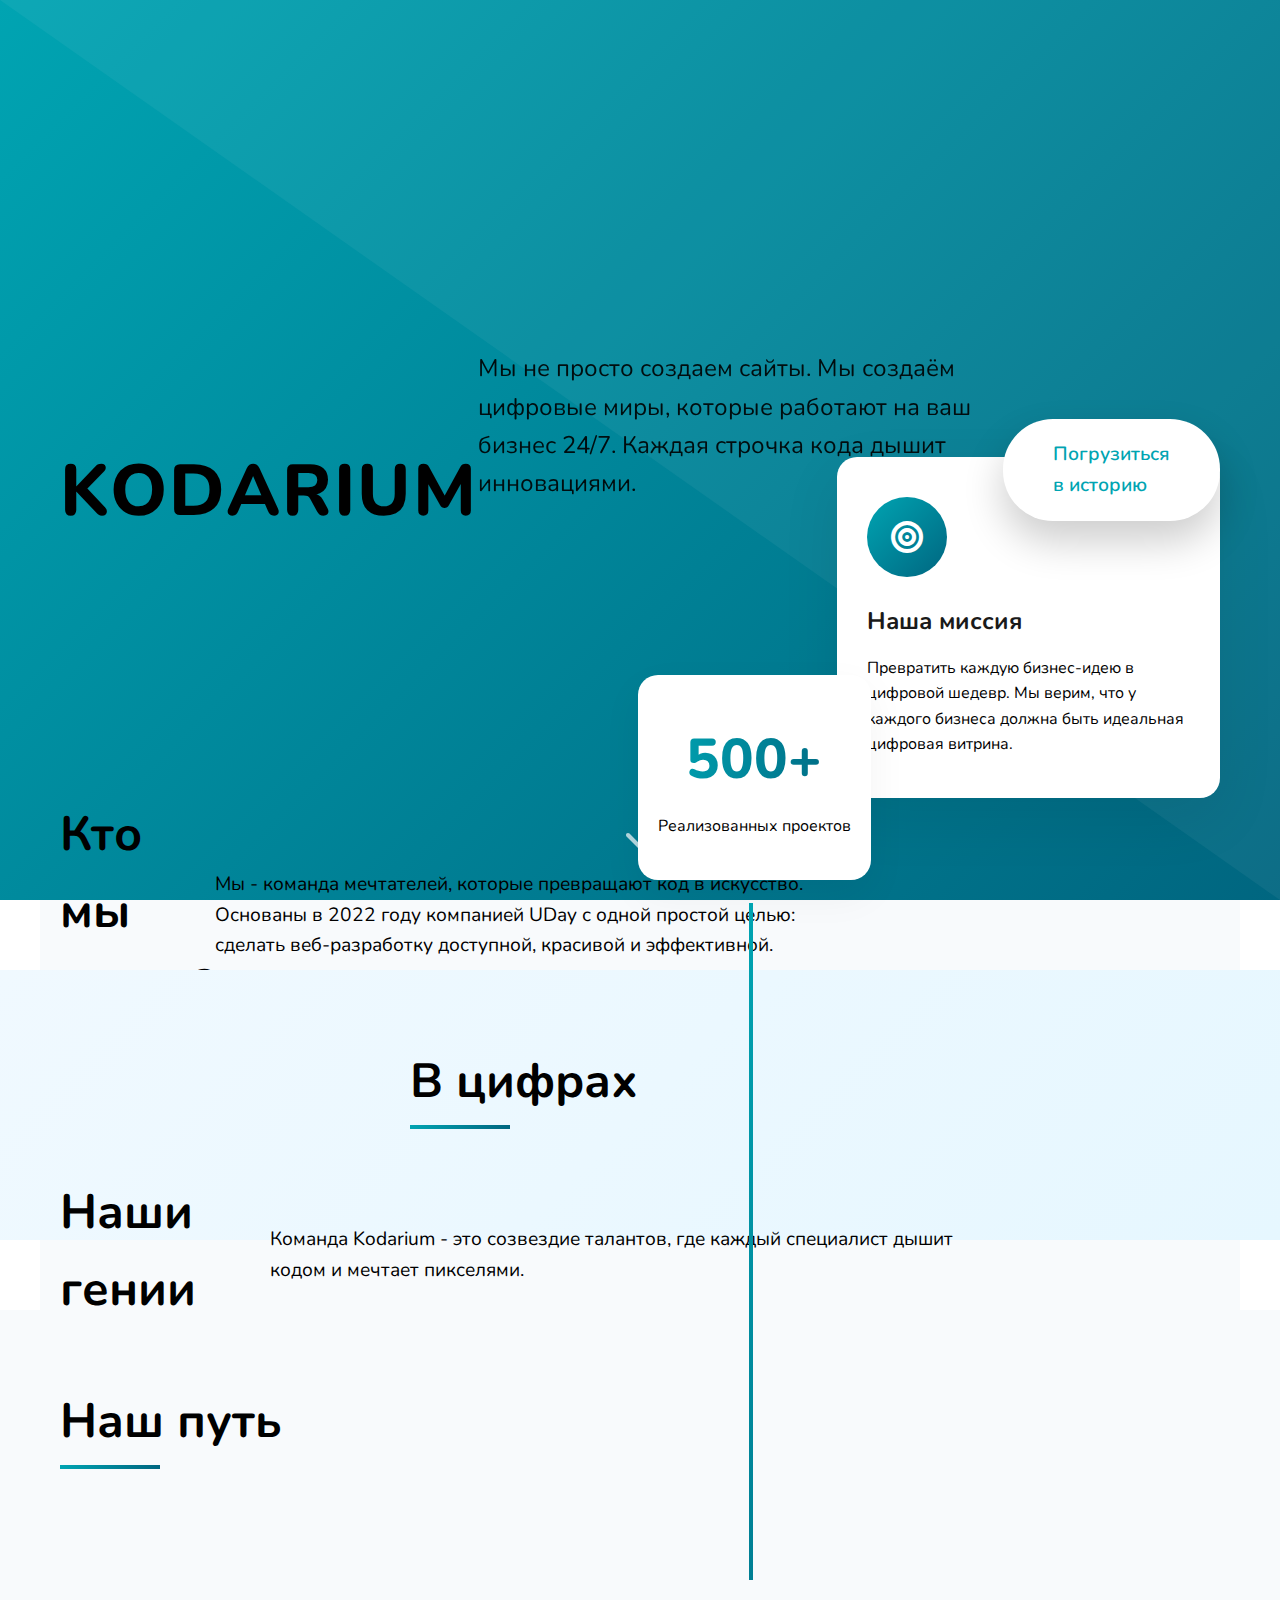
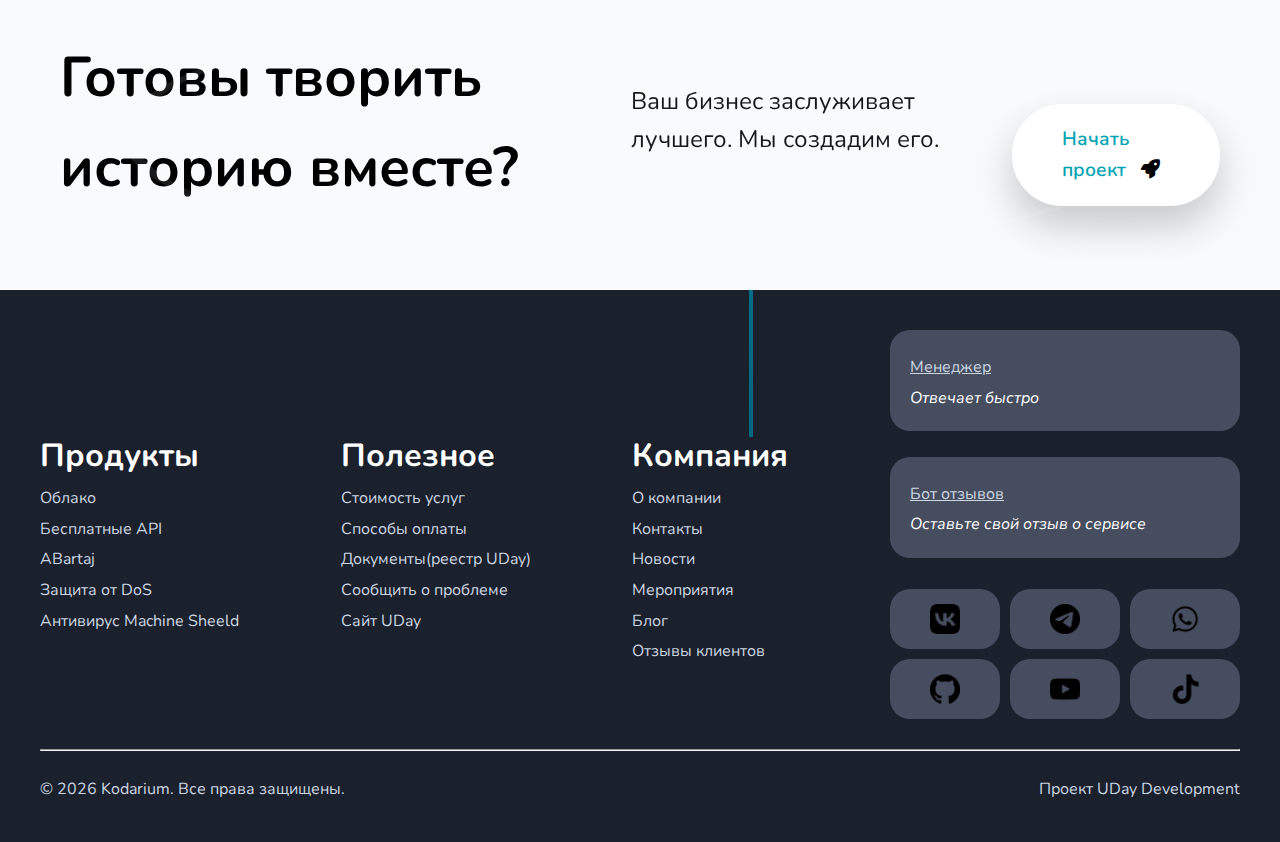
<file: about.html>
<!DOCTYPE html>
<html lang="ru">
<head>
    <meta charset="UTF-8">
    <meta name="viewport" content="width=device-width, initial-scale=1.0">
    <title>Kodarium | О компании</title>
    <link rel="stylesheet" href="https://cdnjs.cloudflare.com/ajax/libs/font-awesome/6.4.0/css/all.min.css">
    <link rel="stylesheet" href="about.css">
    <link rel="stylesheet" href="home.css">
</head>
<body>
    <!-- ХЕДЕР -->
    <header class="hero-header">
        <div class="hero-content container">
            <h1 class="hero-title">Kodarium</h1>
            <p class="hero-subtitle">Мы не просто создаем сайты. Мы создаём цифровые миры, которые работают на ваш бизнес 24/7. Каждая строчка кода дышит инновациями.</p>
            <a href="#about" class="cta-button">Погрузиться в историю</a>
        </div>
        <div class="scroll-indicator">
            <i class="fas fa-chevron-down"></i>
        </div>
    </header>

    <!-- О КОМПАНИИ -->
    <section id="about" class="container">
        <h2 class="section-title">Кто мы такие?</h2>
        <p style="font-size: 1.2rem; margin-bottom: 40px; animation: fadeInUp 1s ease-out 0.2s both;">Мы - команда мечтателей, которые превращают код в искусство. Основаны в 2022 году компанией UDay с одной простой целью: сделать веб-разработку доступной, красивой и эффективной.</p>
        
        <div class="cards-grid">
            <div class="card">
                <div class="card-icon">
                    <i class="fas fa-bullseye"></i>
                </div>
                <h3>Наша миссия</h3>
                <p>Превратить каждую бизнес-идею в цифровой шедевр. Мы верим, что у каждого бизнеса должна быть идеальная цифровая витрина.</p>
            </div>
            
            <div class="card">
                <div class="card-icon">
                    <i class="fas fa-eye"></i>
                </div>
                <h3>Наше видение</h3>
                <p>Стать самой креативной веб-студией в СНГ, где технологии встречаются с дизайном и рождается магия.</p>
            </div>
            
            <div class="card">
                <div class="card-icon">
                    <i class="fas fa-heart"></i>
                </div>
                <h3>Наши ценности</h3>
                <p>Честность, инновации, страсть к деталям. Каждый проект - это часть нашей души.</p>
            </div>
        </div>
    </section>

    <!-- ЦИФРЫ -->
    <section style="background: linear-gradient(135deg, #f0f9ff 0%, #e6f7ff 100%);">
        <div class="container">
            <h2 class="section-title">В цифрах</h2>
            <div class="stats-grid">
                <div class="stat-item">
                    <div class="stat-number">500+</div>
                    <p>Реализованных проектов</p>
                </div>
                <div class="stat-item">
                    <div class="stat-number">99.8%</div>
                    <p>Довольных клиентов</p>
                </div>
                <div class="stat-item">
                    <div class="stat-number">24/7</div>
                    <p>Техническая поддержка</p>
                </div>
                <div class="stat-item">
                    <div class="stat-number">10дн</div>
                    <p>Средний срок разработки</p>
                </div>
            </div>
        </div>
    </section>

    <!-- ТИМ -->
    <section class="container">
        <h2 class="section-title">Наши гении</h2>
        <p style="font-size: 1.2rem; margin-bottom: 40px; animation: fadeInUp 1s ease-out 0.2s both;">Команда Kodarium - это созвездие талантов, где каждый специалист дышит кодом и мечтает пикселями.</p>
        
        <div class="team-grid">
            <div class="team-member">
                <div class="team-avatar">
                    <i class="fas fa-code"></i>
                </div>
                <h3>Дмитрий УDay</h3>
                <p>Основатель & Ведущий разработчик</p>
                <p style="color: #00a4b2; margin-top: 10px;">"Код - это поэзия для машин"</p>
            </div>
            
            <div class="team-member">
                <div class="team-avatar">
                    <i class="fas fa-paint-brush"></i>
                </div>
                <h3>Александра</h3>
                <p>Главный дизайнер</p>
                <p style="color: #00a4b2; margin-top: 10px;">"Дизайн должен дышать эмоциями"</p>
            </div>
            
            <div class="team-member">
                <div class="team-avatar">
                    <i class="fas fa-headset"></i>
                </div>
                <h3>Максим</h3>
                <p>Менеджер проектов</p>
                <p style="color: #00a4b2; margin-top: 10px;">"Каждый клиент - это новая история"</p>
            </div>
        </div>
    </section>

    <!-- ТАЙМЛАЙН -->
    <section style="background: #f8fafc;">
        <div class="container">
            <h2 class="section-title">Наш путь</h2>
            <div class="timeline">
                <div class="timeline-item">
                    <div class="timeline-dot"></div>
                    <div class="timeline-content">
                        <h3>2022 - Рождение</h3>
                        <p>Основание Kodarium. Первый сайт за 3 дня. Первый довольный клиент.</p>
                    </div>
                </div>
                
                <div class="timeline-item">
                    <div class="timeline-dot"></div>
                    <div class="timeline-content">
                        <h3>2023 - Рост</h3>
                        <p>100+ проектов. Формирование команды. Запуск облачного сервиса UCloud.</p>
                    </div>
                </div>
                
                <div class="timeline-item">
                    <div class="timeline-dot"></div>
                    <div class="timeline-content">
                        <h3>2024 - Экспансия</h3>
                        <p>Выход на рынок СНГ. 300+ клиентов. Собственный фреймворк разработки.</p>
                    </div>
                </div>
                
                <div class="timeline-item">
                    <div class="timeline-dot"></div>
                    <div class="timeline-content">
                        <h3>2025 - Инновации</h3>
                        <p>AI-интеграция в разработку. 500+ проектов. Экосистема Kodarium Platform.</p>
                    </div>
                </div>
                
                <div class="timeline-item">
                    <div class="timeline-dot"></div>
                    <div class="timeline-content">
                        <h3>2026 - Лидерство</h3>
                        <p>Мы здесь. Создаём будущее веба. Ты с нами?</p>
                    </div>
                </div>
            </div>
        </div>
    </section>

    <!-- КТА -->
    <section class="cta-section">
        <div class="container">
            <h2 class="cta-title">Готовы творить историю вместе?</h2>
            <p style="font-size: 1.5rem; margin-bottom: 30px; opacity: 0.9;">Ваш бизнес заслуживает лучшего. Мы создадим его.</p>
            <a href="index.html" class="cta-button">Начать проект <i class="fas fa-rocket" style="margin-left: 10px;"></i></a>
        </div>
    </section>

    <!-- ФУТЕР -->
    <footer>

        <div class="footer">
            <div style="justify-content: center;">
                <h1>Продукты</h1>
                <a href="UCloudHost.html">Облако</a>
                <a href="">Бесплатные API</a>
                <a href="https://dmitryuday.github.io/ABartaj/index.html">ABartaj</a>
                <a href="">Защита от DoS</a>
                <a href="">Антивирус Machine Sheeld</a>
            </div>

            <div style="justify-content: center;">
                <h1>Полезное</h1>
                <a href="">Стоимость услуг</a>
                <a href="">Способы оплаты</a>
                <a href="">Документы(реестр UDay)</a>
                <a href="https://t.me/RUdolphuFeedBack_bot">Сообщить о проблеме</a>
                <a href="https://dmitryuday.github.io/UDay/">Сайт UDay</a>
            </div>

            <div style="justify-content: center;">
                <h1>Компания</h1>
                <a href="about.html">О компании</a>
                <a href="">Контакты</a>
                <a href="">Новости</a>
                <a href="">Мероприятия</a>
                <a href="">Блог</a>
                <a href="">Отзывы клиентов</a>
            </div>


            <div class="sas">

                <div class="bp">
                    <a href="https://t.me/Kodarium" style="text-decoration: underline;">Менеджер</a>
                    <i style="color: white;">Отвечает быстро</i>
                </div>
                <br>
                <div class="bp">
                    <a href="https://t.me/RUdolphuFeedBack_bot" style="text-decoration: underline;">Бот отзывов</a>
                    <i style="color: white;">Оставьте свой отзыв о сервисе</i>
                </div>
                <br>
                <div>
                    <div style="display: flex; gap:10px;" class="btn">
                        <a href="https://vk.ru/kodarium" class="blue"><img src="mamka\social\vkIcon.png" alt="" width="50px"></a>
                        <a href="https://t.me/saite_na_zakaz" class="blueW"><img src="mamka\social\tgIcon.png" alt="" width="50px"></a>
                        <a href="404.html" class="green"><img src="mamka\social\whatsAppIcon.png" alt="" width="50px"></a>
                    </div>
                    <div style="display: flex; gap:10px;" class="btn">
                        <a href="https://github.com/DmitryUDay" class="black"><img src="mamka\social\githubIcon.png" alt="" width="50px"></a>
                        <a href="" class="red"><img src="mamka\social\youtubeIcon.png" alt="" width="50px"></a>
                        <a href="https://www.tiktok.com/@dimas29002?_r=1&_t=ZS-934Zbqnzs7Z" class="black"><img src="mamka\social\tiktokIcon.png" alt="" width="50px"></a>
                    </div>
                </div>
            </div>

        </div>
        <br>
        <hr>
        <br>
        <div style="display: flex; justify-content: space-between;">
            <p style="color: #CBD5E0;">© 2026  Kodarium. Все права защищены.</p>
            <a href="https://dmitryuday.github.io/UDay/" style="color: #CBD5E0;">Проект UDay Development</a>
        </div>

    </footer>

    <script>
        // Плавный скролл
        document.querySelectorAll('a[href^="#"]').forEach(anchor => {
            anchor.addEventListener('click', function (e) {
                e.preventDefault();
                const target = document.querySelector(this.getAttribute('href'));
                if (target) {
                    target.scrollIntoView({
                        behavior: 'smooth',
                        block: 'start'
                    });
                }
            });
        });

        // Анимация при скролле
        const observerOptions = {
            threshold: 0.1,
            rootMargin: '0px 0px -100px 0px'
        };

        const observer = new IntersectionObserver((entries) => {
            entries.forEach(entry => {
                if (entry.isIntersecting) {
                    entry.target.style.opacity = '1';
                    entry.target.style.transform = 'translateY(0)';
                }
            });
        }, observerOptions);

        // Наблюдаем за элементами
        document.querySelectorAll('.card, .stat-item, .team-member, .timeline-item').forEach(el => {
            el.style.opacity = '0';
            el.style.transform = 'translateY(50px)';
            el.style.transition = 'opacity 0.8s ease, transform 0.8s ease';
            observer.observe(el);
        });

        // Параллакс эффект
        window.addEventListener('scroll', () => {
            const scrolled = window.pageYOffset;
            const parallax = document.querySelector('.hero-header');
            if (parallax) {
                parallax.style.transform = `translateY(${scrolled * 0.5}px)`;
            }
        });

        // Микровзаимодействия
        document.querySelectorAll('.card, .stat-item').forEach(item => {
            item.addEventListener('mouseenter', () => {
                item.style.transform = 'translateY(-10px) scale(1.02)';
            });
            
            item.addEventListener('mouseleave', () => {
                item.style.transform = 'translateY(0) scale(1)';
            });
        });

        // Анимация текста
        const animatedText = document.querySelector('.hero-title');
        let hue = 0;
        
        setInterval(() => {
            hue = (hue + 1) % 360;
            animatedText.style.filter = `hue-rotate(${hue}deg)`;
        }, 100);
    </script>
</body>
</html>
</file>
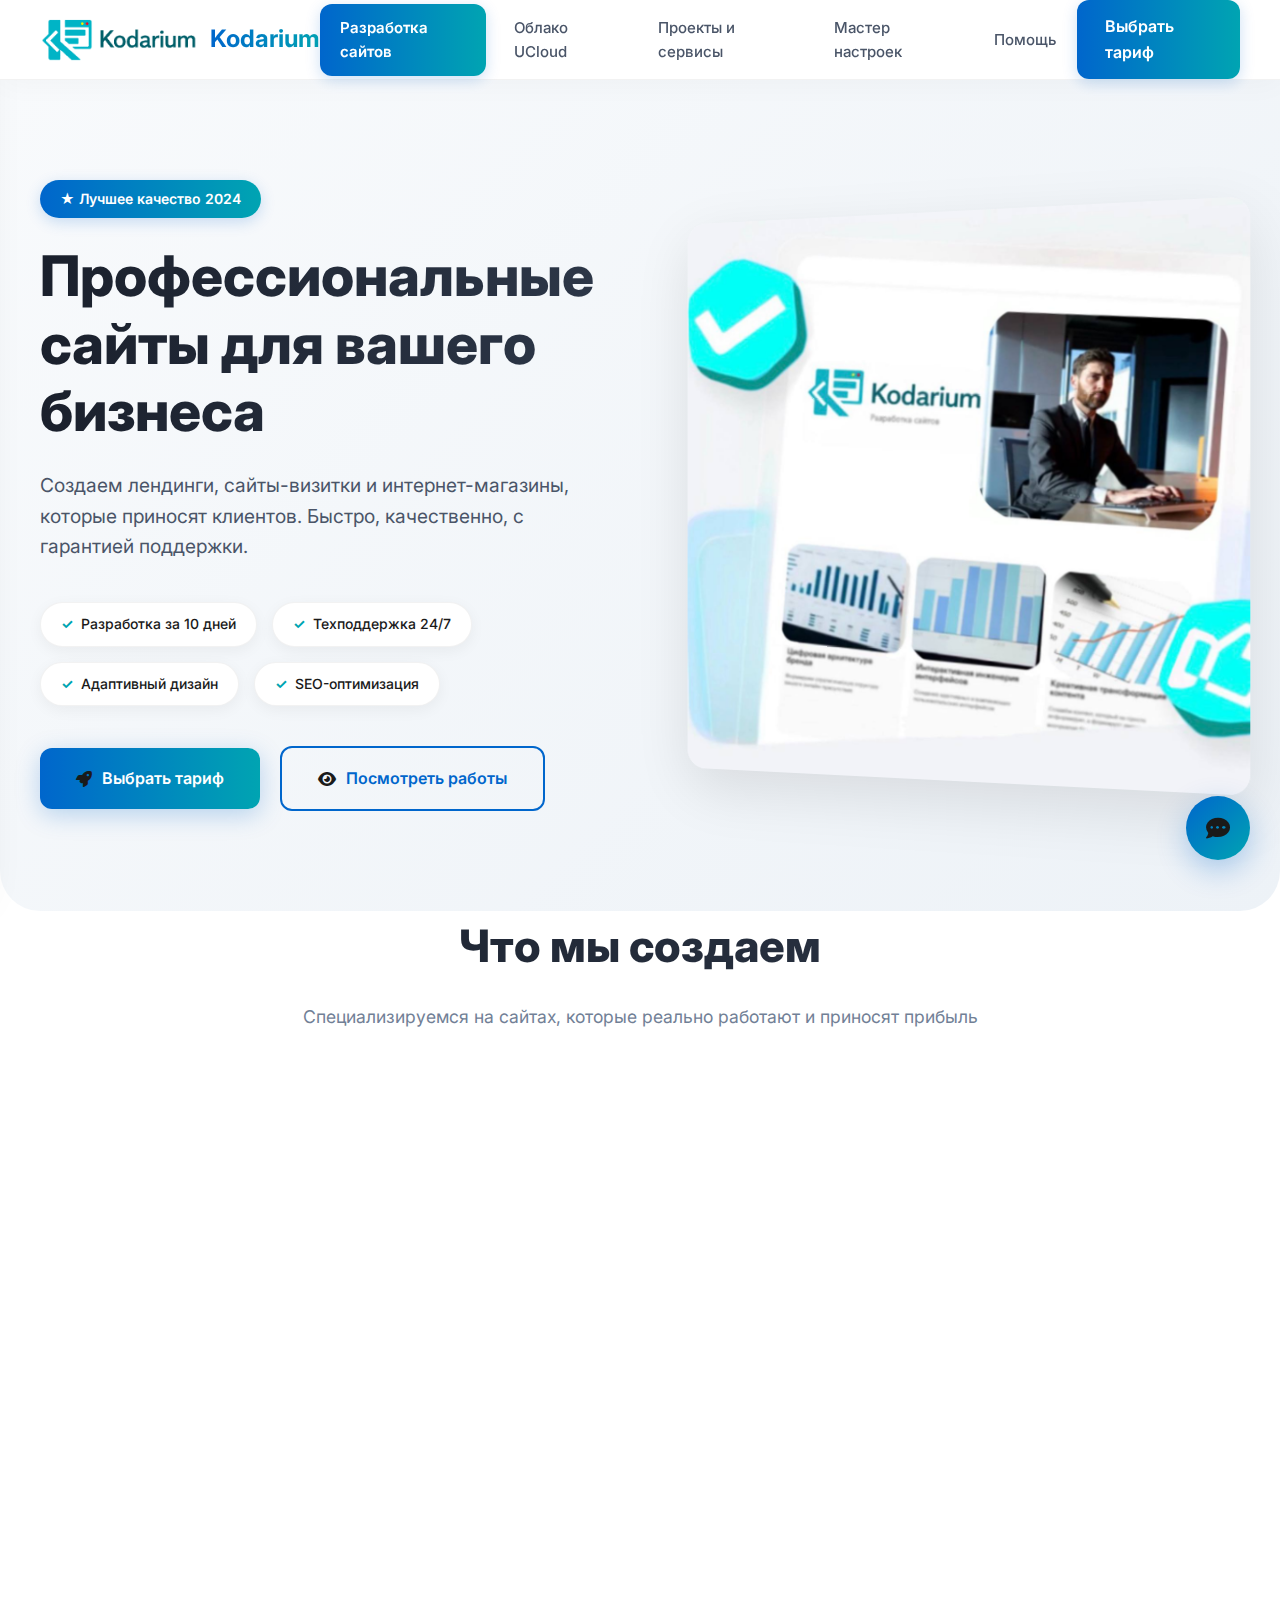
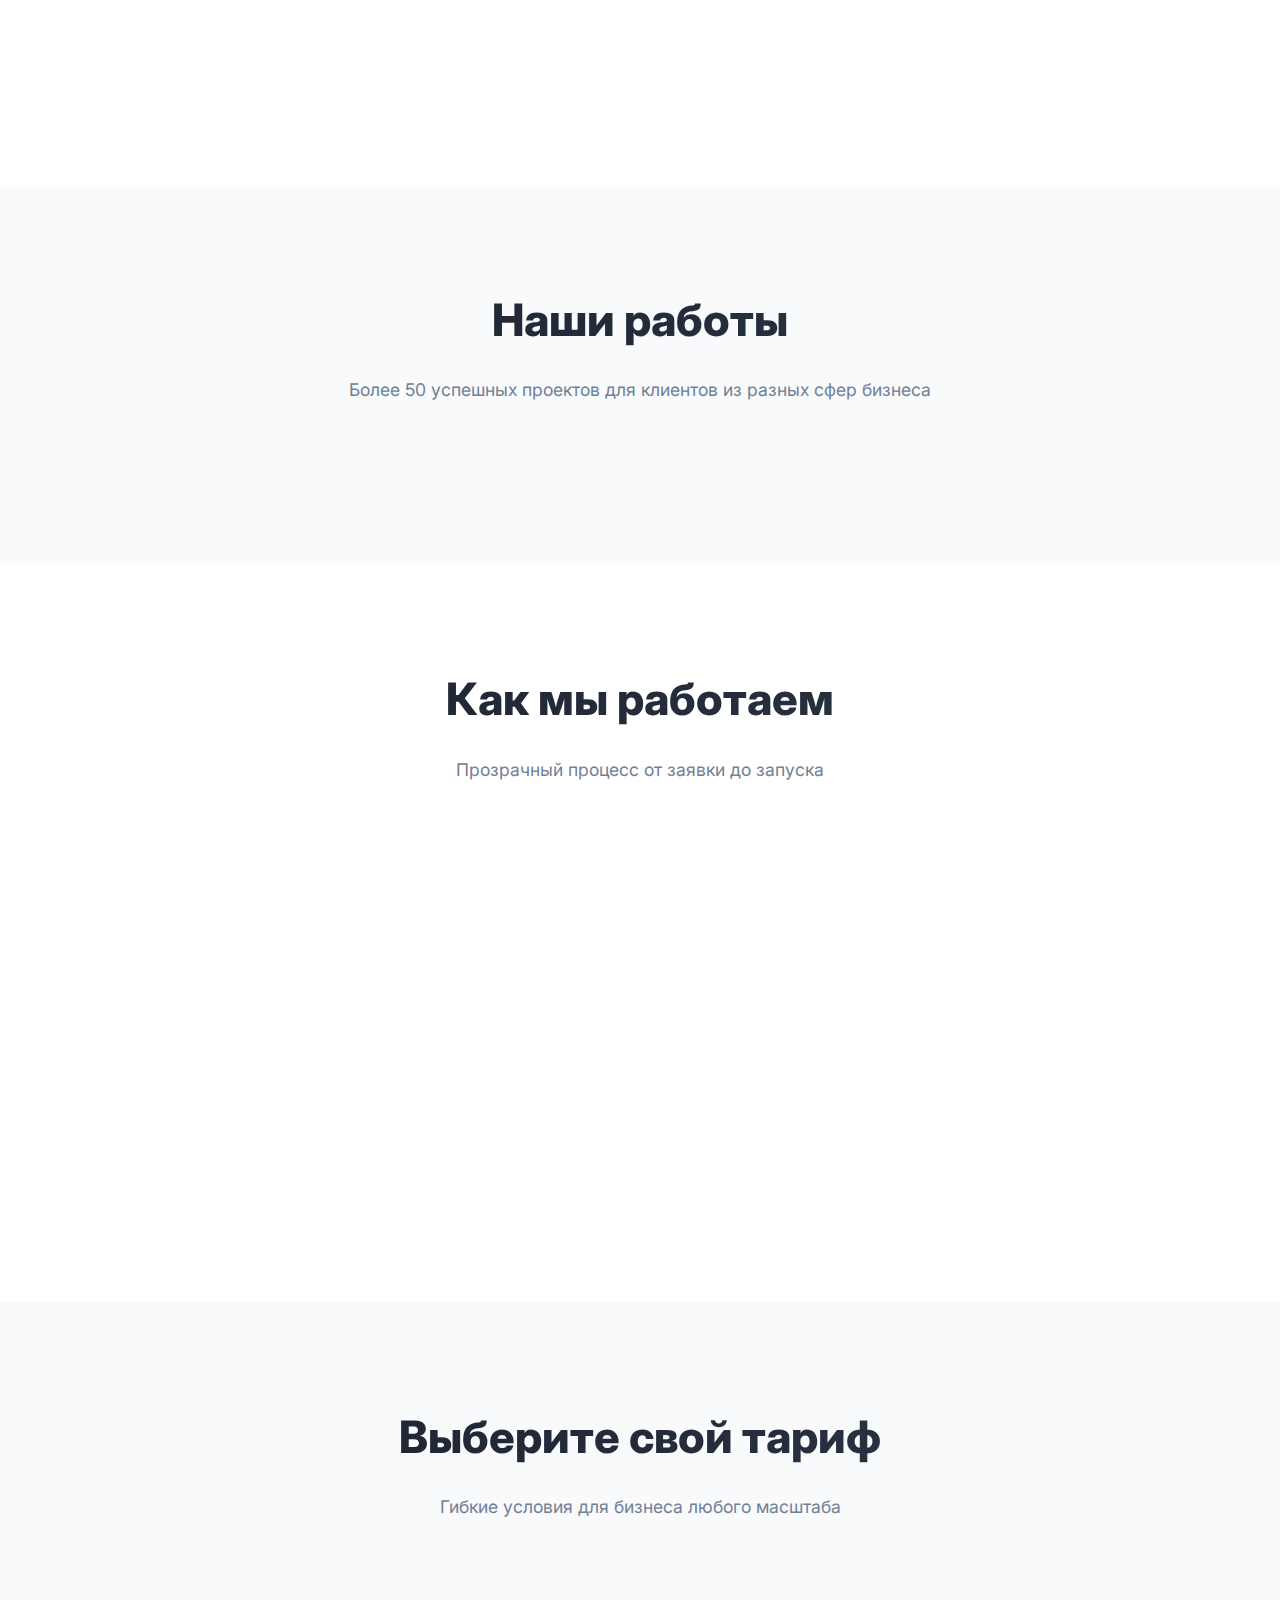
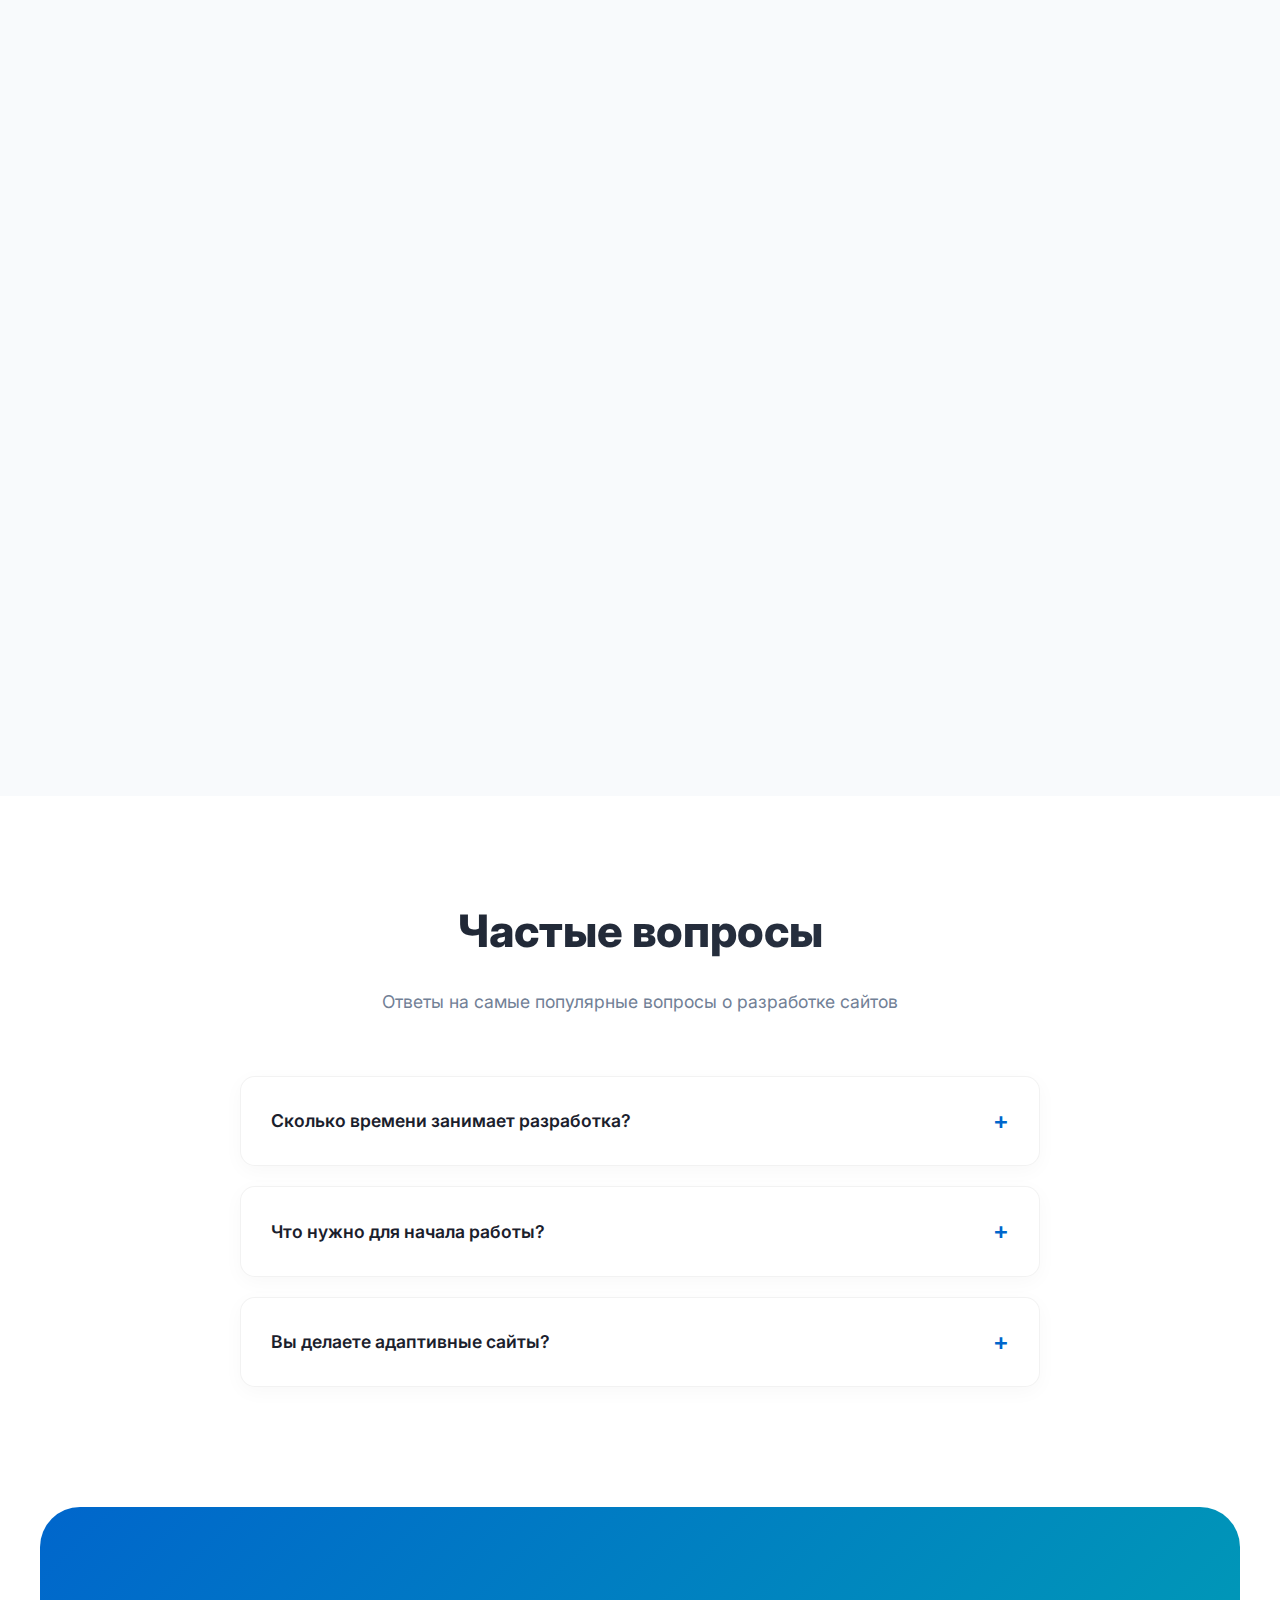
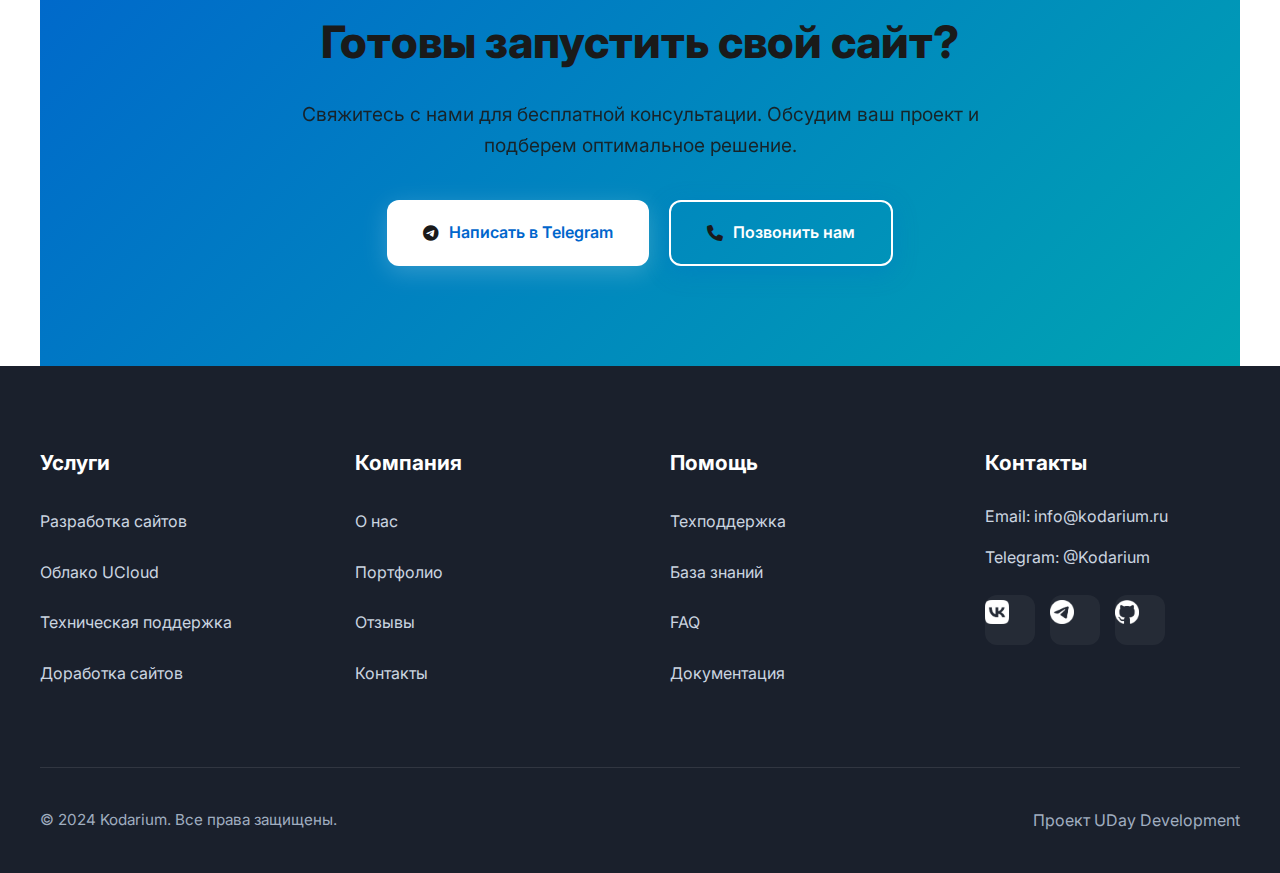
<file: iindex.html>
<!DOCTYPE html>
<html lang="ru">
<head>
    <meta charset="UTF-8">
    <meta name="viewport" content="width=device-width, initial-scale=1.0">
    <title>Kodarium | Профессиональная разработка сайтов</title>
    <link rel="stylesheet" href="hhome.css">
    <link rel="stylesheet" href="https://cdnjs.cloudflare.com/ajax/libs/font-awesome/6.4.0/css/all.min.css">
    <link rel="icon" type="image/png" href="mamka/icons.png">
</head>
<body>
    <!-- Header (оставить как в исходнике, только добавить логотип) -->
    <div class="shapka">
        <div class="burger" id="burger">
            <span></span>
            <span></span>
            <span></span>
        </div>
        <div class="logo-container">
            <img src="mamka/exampleLogo.png" alt="Kodarium">
            <span>Kodarium</span>
        </div>
        <div class="selfs">
            <a href="index.html" class="havee">Разработка сайтов</a>
            <a href="UCloudHost.html">Облако UCloud</a>
            <a href="https://dmitryuday.github.io/ABartaj/index.html">Проекты и сервисы</a>
            <a href="">Мастер настроек</a>
            <a href="https://t.me/Kodarium">Помощь</a>
        </div>
        <a href="#pricing">
            <div class="vib">Выбрать тариф</div>
        </a>
    </div>

    <!-- Mobile Menu (оставить как в исходнике) -->
    <div class="mobile-menu" id="mobileMenu">
        <img src="mamka/exampleLogo.png" alt="" width="90%">
        <a href="index.html" class="havePhone">>>> Разработка сайтов</a>
        <a href="UCloudHost.html">Облако UCloud</a>
        <a href="https://dmitryuday.github.io/ABartaj/index.html">Проекты и сервисы</a>
        <a href="">Мастер настроек</a>
        <a href="https://t.me/Kodarium">Помощь</a>
    </div>
    <div class="overlay" id="overlay"></div>

    <!-- Hero Section -->
    <section class="hero-section">
        <div class="hero-content">
            <div class="hero-text">
                <div class="hero-badge">★ Лучшее качество 2024</div>
                <h1>Профессиональные сайты для вашего бизнеса</h1>
                <p>Создаем лендинги, сайты-визитки и интернет-магазины, которые приносят клиентов. Быстро, качественно, с гарантией поддержки.</p>
                
                <div class="hero-features">
                    <span>Разработка за 10 дней</span>
                    <span>Техподдержка 24/7</span>
                    <span>Адаптивный дизайн</span>
                    <span>SEO-оптимизация</span>
                </div>
                
                <div class="hero-actions">
                    <a href="#pricing" class="cta-button">
                        <i class="fas fa-rocket"></i> Выбрать тариф
                    </a>
                    <a href="#portfolio" class="secondary-button">
                        <i class="fas fa-eye"></i> Посмотреть работы
                    </a>
                </div>
            </div>
            <div class="hero-image">
                <img src="mamka/aska.jpg" alt="Пример сайта">
            </div>
        </div>
    </section>

    <!-- Services Section -->
    <section class="services-section">
        <h2 class="section-title">Что мы создаем</h2>
        <p class="section-subtitle">Специализируемся на сайтах, которые реально работают и приносят прибыль</p>
        
        <div class="services-grid">
            <div class="service-card">
                <div class="service-icon">
                    <img src="mamka/1card.png" alt="Лендинг">
                </div>
                <h3>Лендинг пейдж</h3>
                <p>Одностраничный сайт для презентации продукта или услуги. Идеально подходит для запуска рекламных кампаний.</p>
                <ul class="service-features">
                    <li>Адаптивный дизайн</li>
                    <li>Интеграция с CRM</li>
                    <li>Форма заявок</li>
                    <li>SEO-базовая оптимизация</li>
                </ul>
                <div class="service-price">от 3 000₽</div>
                <a href="#contact" class="cta-button" style="width: 100%; text-align: center;">Заказать</a>
            </div>
            
            <div class="service-card">
                <div class="service-icon">
                    <img src="mamka/2card.png" alt="Сайт-визитка">
                </div>
                <h3>Сайт-визитка</h3>
                <p>Корпоративный сайт для малого бизнеса. Несколько страниц с информацией о компании и услугах.</p>
                <ul class="service-features">
                    <li>До 5 страниц</li>
                    <li>Контакты и карта</li>
                    <li>Галерея работ</li>
                    <li>Блог (опционально)</li>
                </ul>
                <div class="service-price">от 5 000₽</div>
                <a href="#contact" class="cta-button" style="width: 100%; text-align: center;">Заказать</a>
            </div>
            
            <div class="service-card">
                <div class="service-icon">
                    <img src="mamka/3card.png" alt="Интернет-магазин">
                </div>
                <h3>Интернет-магазин</h3>
                <p>Небольшой онлайн-магазин для продажи товаров. Удобное управление каталогом и заказами.</p>
                <ul class="service-features">
                    <li>Каталог товаров</li>
                    <li>Корзина покупок</li>
                    <li>Оплата онлайн</li>
                    <li>Панель администратора</li>
                </ul>
                <div class="service-price">от 12 000₽</div>
                <a href="#contact" class="cta-button" style="width: 100%; text-align: center;">Заказать</a>
            </div>
        </div>
    </section>

    <!-- Portfolio Section -->
    <section class="portfolio-section" id="portfolio">
        <h2 class="section-title">Наши работы</h2>
        <p class="section-subtitle">Более 50 успешных проектов для клиентов из разных сфер бизнеса</p>
        
        <div class="portfolio-grid">
            <!-- Портфолио элементы -->
        </div>
    </section>

    <!-- Process Section -->
    <section class="process-section">
        <h2 class="section-title">Как мы работаем</h2>
        <p class="section-subtitle">Прозрачный процесс от заявки до запуска</p>
        
        <div class="process-steps">
            <div class="process-step">
                <div class="step-number">1</div>
                <h3>Обсуждение проекта</h3>
                <p>Анализируем ваши цели, целевую аудиторию и составляем техническое задание</p>
            </div>
            
            <div class="process-step">
                <div class="step-number">2</div>
                <h3>Дизайн и прототип</h3>
                <p>Создаем уникальный дизайн, адаптивный под все устройства и утверждаем с вами</p>
            </div>
            
            <div class="process-step">
                <div class="step-number">3</div>
                <h3>Разработка</h3>
                <p>Программируем функционал сайта, интегрируем необходимые сервисы и системы</p>
            </div>
            
            <div class="process-step">
                <div class="step-number">4</div>
                <h3>Запуск и поддержка</h3>
                <p>Помогаем с размещением на хостинге, настройкой и обеспечиваем техническую поддержку</p>
            </div>
        </div>
    </section>

    <!-- Pricing Section -->
    <section class="pricing-section" id="pricing">
        <h2 class="section-title">Выберите свой тариф</h2>
        <p class="section-subtitle">Гибкие условия для бизнеса любого масштаба</p>
        
        <div class="pricing-cards">
            <div class="pricing-card">
                <div class="pricing-header">
                    <h3>Базовый</h3>
                    <div class="price">3 000₽</div>
                    <p>Сайт-визитка или лендинг</p>
                </div>
                <ul class="pricing-features">
                    <li>Адаптивный дизайн</li>
                    <li>1-2 страницы</li>
                    <li>Базовая SEO-оптимизация</li>
                    <li>Поддержка 10 дней</li>
                    <li>Размещение на хостинге</li>
                </ul>
                <a href="#contact" class="cta-button" style="width: 100%; text-align: center;">Выбрать тариф</a>
            </div>
            
            <div class="pricing-card popular">
                <div class="pricing-header">
                    <h3>Бизнес</h3>
                    <div class="price">6 000₽</div>
                    <p>Сайт под ключ</p>
                </div>
                <ul class="pricing-features">
                    <li>Уникальный дизайн</li>
                    <li>До 5 страниц</li>
                    <li>Полная SEO-оптимизация</li>
                    <li>Поддержка 20 дней</li>
                    <li>Интеграция с соцсетями</li>
                    <li>Форма обратной связи</li>
                </ul>
                <a href="#contact" class="cta-button" style="width: 100%; text-align: center; background: #0066cc;">Выбрать тариф</a>
            </div>
            
            <div class="pricing-card">
                <div class="pricing-header">
                    <h3>Премиум</h3>
                    <div class="price">12 000₽</div>
                    <p>Интернет-магазин</p>
                </div>
                <ul class="pricing-features">
                    <li>Эксклюзивный дизайн</li>
                    <li>Интернет-магазин</li>
                    <li>Админ-панель</li>
                    <li>Поддержка 30 дней</li>
                    <li>Онлайн-оплата</li>
                    <li>СМС-уведомления</li>
                </ul>
                <a href="#contact" class="cta-button" style="width: 100%; text-align: center;">Выбрать тариф</a>
            </div>
        </div>
    </section>

    <!-- FAQ Section -->
    <section class="faq-section">
        <h2 class="section-title">Частые вопросы</h2>
        <p class="section-subtitle">Ответы на самые популярные вопросы о разработке сайтов</p>
        
        <div class="faq-container">
            <div class="faq-item">
                <div class="faq-question">Сколько времени занимает разработка?</div>
                <div class="faq-answer">Лендинг или сайт-визитка — 5-10 дней. Интернет-магазин — 10-20 дней. Сроки зависят от сложности и скорости согласований.</div>
            </div>
            
            <div class="faq-item">
                <div class="faq-question">Что нужно для начала работы?</div>
                <div class="faq-answer">Только ваше желание и примеры сайтов, которые вам нравятся. Мы поможем с текстами, фотографиями и всем остальным.</div>
            </div>
            
            <div class="faq-item">
                <div class="faq-question">Вы делаете адаптивные сайты?</div>
                <div class="faq-answer">Да, все наши сайты идеально отображаются на компьютерах, планшетах и смартфонах.</div>
            </div>
        </div>
    </section>

    <!-- CTA Section -->
    <section class="cta-section">
        <h2>Готовы запустить свой сайт?</h2>
        <p>Свяжитесь с нами для бесплатной консультации. Обсудим ваш проект и подберем оптимальное решение.</p>
        <div class="cta-buttons">
            <a href="https://t.me/Kodarium" class="cta-button white">
                <i class="fab fa-telegram"></i> Написать в Telegram
            </a>
            <a href="tel:+79999999999" class="cta-button transparent">
                <i class="fas fa-phone"></i> Позвонить нам
            </a>
        </div>
    </section>

    <!-- Footer (оставить как в исходнике, но в новом стиле) -->
    <footer>
        <div class="footer-content">
            <div class="footer-column">
                <h3>Услуги</h3>
                <a href="index.html">Разработка сайтов</a>
                <a href="UCloudHost.html">Облако UCloud</a>
                <a href="">Техническая поддержка</a>
                <a href="">Доработка сайтов</a>
            </div>
            
            <div class="footer-column">
                <h3>Компания</h3>
                <a href="">О нас</a>
                <a href="">Портфолио</a>
                <a href="">Отзывы</a>
                <a href="">Контакты</a>
            </div>
            
            <div class="footer-column">
                <h3>Помощь</h3>
                <a href="https://t.me/Kodarium">Техподдержка</a>
                <a href="">База знаний</a>
                <a href="">FAQ</a>
                <a href="">Документация</a>
            </div>
            
            <div class="footer-column">
                <h3>Контакты</h3>
                <p style="color: #cbd5e0; margin-bottom: 15px;">Email: info@kodarium.ru</p>
                <p style="color: #cbd5e0; margin-bottom: 25px;">Telegram: @Kodarium</p>
                <div class="social-links">
                    <a href="https://vk.ru/kodarium" class="social-link">
                        <img src="mamka/social/vkIcon.png" alt="VK">
                    </a>
                    <a href="https://t.me/saite_na_zakaz" class="social-link">
                        <img src="mamka/social/tgIcon.png" alt="Telegram">
                    </a>
                    <a href="https://github.com/DmitryUDay" class="social-link">
                        <img src="mamka/social/githubIcon.png" alt="GitHub">
                    </a>
                </div>
            </div>
        </div>
        
        <div class="footer-bottom">
            <div class="copyright">© 2024 Kodarium. Все права защищены.</div>
            <div style="color: #a0aec0;">Проект UDay Development</div>
        </div>
    </footer>

    <!-- Floating buttons -->
    <button id="scrollToTop" title="Наверх"><i class="fas fa-chevron-up"></i></button>
    <button id="chatButton" title="Чат поддержки"><i class="fas fa-comment-dots"></i></button>

    <!-- JavaScript -->
    <script>
        // Mobile menu
        const burger = document.getElementById('burger');
        const mobileMenu = document.getElementById('mobileMenu');
        const overlay = document.getElementById('overlay');

        burger.onclick = () => {
            burger.classList.toggle('active');
            mobileMenu.classList.toggle('active');
            overlay.classList.toggle('active');
        };

        overlay.onclick = () => {
            burger.classList.remove('active');
            mobileMenu.classList.remove('active');
            overlay.classList.remove('active');
        };

        // FAQ accordion
        document.querySelectorAll('.faq-question').forEach(question => {
            question.addEventListener('click', () => {
                const item = question.parentElement;
                item.classList.toggle('active');
                
                // Close other items
                document.querySelectorAll('.faq-item').forEach(otherItem => {
                    if (otherItem !== item) {
                        otherItem.classList.remove('active');
                    }
                });
            });
        });

        // Scroll to top
        const scrollToTopBtn = document.getElementById('scrollToTop');
        
        window.addEventListener('scroll', () => {
            if (window.pageYOffset > 300) {
                scrollToTopBtn.classList.add('show');
            } else {
                scrollToTopBtn.classList.remove('show');
            }
        });
        
        scrollToTopBtn.addEventListener('click', () => {
            window.scrollTo({ top: 0, behavior: 'smooth' });
        });

        // Chat button
        const chatBtn = document.getElementById('chatButton');
        chatBtn.classList.add('pulse');
        
        chatBtn.addEventListener('click', () => {
            window.open('https://t.me/Kodarium', '_blank');
            chatBtn.classList.remove('pulse');
        });

        // Smooth scroll for anchor links
        document.querySelectorAll('a[href^="#"]').forEach(anchor => {
            anchor.addEventListener('click', function (e) {
                e.preventDefault();
                
                const targetId = this.getAttribute('href');
                if (targetId === '#') return;
                
                const targetElement = document.querySelector(targetId);
                if (targetElement) {
                    // Close mobile menu if open
                    burger.classList.remove('active');
                    mobileMenu.classList.remove('active');
                    overlay.classList.remove('active');
                    
                    // Smooth scroll
                    window.scrollTo({
                        top: targetElement.offsetTop - 80,
                        behavior: 'smooth'
                    });
                }
            });
        });

        // Add animation on scroll
        const observerOptions = {
            threshold: 0.1,
            rootMargin: '0px 0px -50px 0px'
        };

        const observer = new IntersectionObserver((entries) => {
            entries.forEach(entry => {
                if (entry.isIntersecting) {
                    entry.target.style.opacity = '1';
                    entry.target.style.transform = 'translateY(0)';
                }
            });
        }, observerOptions);

        // Observe elements for animation
        document.querySelectorAll('.service-card, .process-step, .pricing-card').forEach(el => {
            el.style.opacity = '0';
            el.style.transform = 'translateY(30px)';
            el.style.transition = 'opacity 0.5s ease, transform 0.5s ease';
            observer.observe(el);
        });
    </script>
</body>
</html>
</file>
<file: about.css>
/* БАЗОВЫЕ СТИЛИ */
* {
    margin: 0;
    padding: 0;
    box-sizing: border-box;
    font-family: 'Segoe UI', system-ui, sans-serif;
}

body {
    background: #ffffff;
    color: #1a1a1a;
    overflow-x: hidden;
    line-height: 1.6;
}

.container {
    max-width: 1200px;
    margin: 0 auto;
    padding: 0 20px;
}

/* АНИМАЦИИ */
@keyframes fadeInUp {
    from {
        opacity: 0;
        transform: translateY(50px);
    }
    to {
        opacity: 1;
        transform: translateY(0);
    }
}

@keyframes float {
    0%, 100% {
        transform: translateY(0);
    }
    50% {
        transform: translateY(-20px);
    }
}

@keyframes pulse {
    0%, 100% {
        transform: scale(1);
    }
    50% {
        transform: scale(1.05);
    }
}

@keyframes gradientShift {
    0%, 100% {
        background-position: 0% 50%;
    }
    50% {
        background-position: 100% 50%;
    }
}

@keyframes shimmer {
    0% {
        background-position: -1000px 0;
    }
    100% {
        background-position: 1000px 0;
    }
}

@keyframes rotate3D {
    from {
        transform: perspective(1000px) rotateY(0deg);
    }
    to {
        transform: perspective(1000px) rotateY(360deg);
    }
}

@keyframes textGlow {
    0%, 100% {
        text-shadow: 0 0 10px rgba(0, 164, 178, 0.3);
    }
    50% {
        text-shadow: 0 0 20px rgba(0, 164, 178, 0.6);
    }
}

/* ХЕДЕР */
.hero-header {
    min-height: 100vh;
    background: linear-gradient(135deg, #00a4b2 0%, #006680 100%);
    position: relative;
    overflow: hidden;
    display: flex;
    align-items: center;
    justify-content: center;
}

.hero-header::before {
    content: '';
    position: absolute;
    top: 0;
    left: 0;
    width: 100%;
    height: 100%;
    background: url('data:image/svg+xml,<svg xmlns="http://www.w3.org/2000/svg" viewBox="0 0 100 100" preserveAspectRatio="none"><path d="M0,0 L100,0 L100,100 Z" fill="rgba(255,255,255,0.05)"/></svg>');
    animation: float 20s infinite ease-in-out;
}

.hero-content {
    text-align: center;
    color: white;
    z-index: 2;
    animation: fadeInUp 1.5s ease-out;
}

.hero-title {
    font-size: 4.5rem;
    font-weight: 800;
    margin-bottom: 1rem;
    animation: textGlow 3s infinite;
    text-transform: uppercase;
    letter-spacing: 2px;
}

.hero-subtitle {
    font-size: 1.5rem;
    opacity: 0.9;
    max-width: 700px;
    margin: 0 auto 3rem;
    animation: fadeInUp 1.5s ease-out 0.3s both;
}

.scroll-indicator {
    position: absolute;
    bottom: 40px;
    left: 50%;
    transform: translateX(-50%);
    animation: float 2s infinite ease-in-out;
}

.scroll-indicator i {
    font-size: 2rem;
    color: white;
    opacity: 0.7;
}

/* ОСНОВНЫЕ СЕКЦИИ */
section {
    padding: 100px 0;
    position: relative;
}

section:nth-child(even) {
    background: #f8fafc;
}

.section-title {
    font-size: 3rem;
    font-weight: 700;
    margin-bottom: 3rem;
    position: relative;
    display: inline-block;
    animation: fadeInUp 1s ease-out;
}

.section-title::after {
    content: '';
    position: absolute;
    bottom: -10px;
    left: 0;
    width: 100px;
    height: 4px;
    background: linear-gradient(90deg, #00a4b2, #006680);
    animation: pulse 2s infinite;
}

/* КАРТОЧКИ */
.cards-grid {
    display: grid;
    grid-template-columns: repeat(auto-fit, minmax(300px, 1fr));
    gap: 30px;
    margin-top: 50px;
}

.card {
    background: white;
    border-radius: 20px;
    padding: 40px 30px;
    box-shadow: 0 20px 60px rgba(0, 0, 0, 0.08);
    transition: all 0.5s cubic-bezier(0.4, 0, 0.2, 1);
    position: relative;
    overflow: hidden;
    animation: fadeInUp 0.8s ease-out;
}

.card:hover {
    transform: translateY(-20px) scale(1.02);
    box-shadow: 0 40px 80px rgba(0, 164, 178, 0.2);
}

.card::before {
    content: '';
    position: absolute;
    top: 0;
    left: 0;
    width: 100%;
    height: 5px;
    background: linear-gradient(90deg, #00a4b2, #006680);
    transform: scaleX(0);
    transform-origin: left;
    transition: transform 0.5s ease;
}

.card:hover::before {
    transform: scaleX(1);
}

.card-icon {
    width: 80px;
    height: 80px;
    background: linear-gradient(135deg, #00a4b2, #006680);
    border-radius: 50%;
    display: flex;
    align-items: center;
    justify-content: center;
    margin-bottom: 25px;
    animation: pulse 2s infinite;
}

.card-icon i {
    font-size: 2rem;
    color: white;
}

.card h3 {
    font-size: 1.5rem;
    margin-bottom: 15px;
    color: #1a1a1a;
}

/* ТИМ */
.team-grid {
    display: grid;
    grid-template-columns: repeat(auto-fit, minmax(250px, 1fr));
    gap: 40px;
    margin-top: 50px;
}

.team-member {
    text-align: center;
    animation: fadeInUp 0.8s ease-out;
}

.team-avatar {
    width: 180px;
    height: 180px;
    border-radius: 50%;
    margin: 0 auto 20px;
    background: linear-gradient(135deg, #00a4b2, #006680);
    display: flex;
    align-items: center;
    justify-content: center;
    font-size: 4rem;
    color: white;
    animation: float 4s infinite ease-in-out;
    position: relative;
    overflow: hidden;
}

.team-avatar::after {
    content: '';
    position: absolute;
    top: -50%;
    left: -50%;
    width: 200%;
    height: 200%;
    background: linear-gradient(
        to bottom right,
        rgba(255,255,255,0) 0%,
        rgba(255,255,255,0.1) 50%,
        rgba(255,255,255,0) 100%
    );
    transform: rotate(30deg);
    animation: shimmer 3s infinite linear;
}

/* ЦИФРЫ */
.stats-grid {
    display: grid;
    grid-template-columns: repeat(auto-fit, minmax(200px, 1fr));
    gap: 30px;
    margin-top: 50px;
}

.stat-item {
    text-align: center;
    padding: 40px 20px;
    background: white;
    border-radius: 20px;
    box-shadow: 0 15px 40px rgba(0, 0, 0, 0.05);
    transition: all 0.5s ease;
    animation: fadeInUp 0.8s ease-out;
}

.stat-item:hover {
    transform: translateY(-10px);
    box-shadow: 0 25px 60px rgba(0, 164, 178, 0.15);
}

.stat-number {
    font-size: 3.5rem;
    font-weight: 800;
    background: linear-gradient(90deg, #00a4b2, #006680);
    -webkit-background-clip: text;
    -webkit-text-fill-color: transparent;
    background-clip: text;
    margin-bottom: 10px;
    animation: pulse 2s infinite;
}

/* ТАЙМЛАЙН */
.timeline {
    position: relative;
    max-width: 800px;
    margin: 50px auto 0;
}

.timeline::before {
    content: '';
    position: absolute;
    left: 50%;
    top: 0;
    bottom: 0;
    width: 4px;
    background: linear-gradient(to bottom, #00a4b2, #006680);
    transform: translateX(-50%);
    animation: gradientShift 6s infinite;
}

.timeline-item {
    margin-bottom: 60px;
    position: relative;
    width: 45%;
    animation: fadeInUp 0.8s ease-out;
}

.timeline-item:nth-child(odd) {
    margin-left: 55%;
}

.timeline-item:nth-child(even) {
    margin-left: 0;
}

.timeline-dot {
    position: absolute;
    top: 20px;
    width: 24px;
    height: 24px;
    background: #00a4b2;
    border-radius: 50%;
    border: 4px solid white;
    box-shadow: 0 0 0 4px rgba(0, 164, 178, 0.2);
}

.timeline-item:nth-child(odd) .timeline-dot {
    left: -12px;
}

.timeline-item:nth-child(even) .timeline-dot {
    right: -12px;
}

.timeline-content {
    background: white;
    padding: 30px;
    border-radius: 15px;
    box-shadow: 0 10px 30px rgba(0, 0, 0, 0.05);
}

/* КТА */
.cta-section {
    background: linear-gradient(135deg, #00a4b2 0%, #006680 100%);
    color: white;
    text-align: center;
    padding: 120px 0;
    animation: gradientShift 8s infinite;
    position: relative;
    overflow: hidden;
}

.cta-section::before {
    content: '';
    position: absolute;
    top: 0;
    left: 0;
    width: 100%;
    height: 100%;
    background: url('data:image/svg+xml,<svg xmlns="http://www.w3.org/2000/svg" viewBox="0 0 100 100" preserveAspectRatio="none"><circle cx="50" cy="50" r="40" fill="none" stroke="rgba(255,255,255,0.1)" stroke-width="1"/></svg>');
    animation: rotate3D 30s infinite linear;
}

.cta-title {
    font-size: 3.5rem;
    margin-bottom: 1.5rem;
    animation: textGlow 3s infinite;
}

.cta-button {
    display: inline-block;
    padding: 20px 50px;
    background: white;
    color: #00a4b2;
    font-size: 1.2rem;
    font-weight: 600;
    border-radius: 50px;
    text-decoration: none;
    margin-top: 40px;
    transition: all 0.5s cubic-bezier(0.4, 0, 0.2, 1);
    animation: pulse 2s infinite;
    box-shadow: 0 20px 40px rgba(0, 0, 0, 0.2);
}

.cta-button:hover {
    transform: translateY(-10px) scale(1.05);
    box-shadow: 0 30px 60px rgba(0, 0, 0, 0.3);
    animation: none;
}

/* ФУТЕР */
footer {
    background: #1a1a1a;
    color: white;
    padding: 80px 0 40px;
}

.footer-content {
    display: grid;
    grid-template-columns: repeat(auto-fit, minmax(250px, 1fr));
    gap: 50px;
    margin-bottom: 60px;
}

.footer-logo {
    font-size: 2.5rem;
    font-weight: 700;
    background: linear-gradient(90deg, #00a4b2, #006680);
    -webkit-background-clip: text;
    -webkit-text-fill-color: transparent;
    background-clip: text;
    margin-bottom: 20px;
}

.social-links {
    display: flex;
    gap: 20px;
    margin-top: 30px;
}

.social-link {
    width: 50px;
    height: 50px;
    border-radius: 50%;
    background: rgba(255, 255, 255, 0.1);
    display: flex;
    align-items: center;
    justify-content: center;
    color: white;
    text-decoration: none;
    font-size: 1.2rem;
    transition: all 0.3s ease;
    animation: fadeInUp 0.8s ease-out;
}

.social-link:hover {
    background: #00a4b2;
    transform: translateY(-5px);
}

/* АДАПТИВ */
@media (max-width: 768px) {
    .hero-title {
        font-size: 2.5rem;
    }
    
    .section-title {
        font-size: 2rem;
    }
    
    .timeline::before {
        left: 30px;
    }
    
    .timeline-item,
    .timeline-item:nth-child(odd),
    .timeline-item:nth-child(even) {
        width: calc(100% - 60px);
        margin-left: 60px;
    }
    
    .timeline-dot {
        left: -42px !important;
        right: auto !important;
    }
}

/* МИКРО-АНІМАЦИИ */
.text-flow {
    background: linear-gradient(90deg, #00a4b2, #006680, #00a4b2);
    background-size: 200% auto;
    -webkit-background-clip: text;
    -webkit-text-fill-color: transparent;
    background-clip: text;
    animation: gradientShift 3s infinite linear;
}

.hover-glow:hover {
    filter: drop-shadow(0 0 15px rgba(0, 164, 178, 0.5));
}

.parallax {
    transform-style: preserve-3d;
    will-change: transform;
}
</file>
<file: home.css>
@import url('https://fonts.googleapis.com/css2?family=Nunito:ital,wght@0,200..1000;1,200..1000&display=swap');

*{
    font-family: "Nunito", sans-serif;
    margin: 0;
    padding: 0;
    color: black;
    text-decoration: none;
    box-sizing: border-box;
}


body, html{
    max-width: 100%;
    /* overflow-x: hidden; */
    background-color: white;
    scroll-behavior: smooth;
}

a{
  cursor: pointer;
}

.shapka{
    position: sticky;
    top: 0;
    z-index: 1000;
    padding: 5px;
    width: 100%;
    height: 50px;
    margin-right: 15px;
    display: flex;
    gap: 25px;
    align-items: center;
    font-size: 16px;
    background: rgba(255, 255, 255, 0.7); /* полупрозрачный */
    backdrop-filter: blur(12px);
    -webkit-backdrop-filter: blur(12px);
     border-bottom: 1px solid rgba(215, 215, 215, 0.627);
}

/* Активная ссылка (Разработка сайтов) */
.havee {
    background: #0066cc;
    color: white !important;
    border-radius: 20px;
    padding: 10px 20px;
    box-shadow: 0 4px 15px rgba(0, 102, 204, 0.2);
    transition: all 0.3s ease;
}


.filling {
    color: #4a5568;
    position: relative;
    overflow: hidden;
}

.filling:hover {
    background-color: rgba(0, 102, 204, 0.08);
    color: #0066cc;
}

/* Плавная линия снизу */
.filling::after {
    content: '';
    position: absolute;
    bottom: 0;
    left: 50%;
    width: 0;
    height: 2px;
    background: linear-gradient(90deg, #0066cc, #00a4b2);
    border-radius: 2px;
    transform: translateX(-50%);
    transition: width 0.4s cubic-bezier(0.22, 0.61, 0.36, 1);
    opacity: 0;
}

.filling:hover::after {
    width: 70%;
    opacity: 1;
}

/* Вариант 4: Двойная линия */
.filling.double-line::after {
    content: '';
    position: absolute;
    bottom: 0;
    left: 50%;
    width: 0;
    height: 2px;
    background: linear-gradient(90deg, #0066cc, #00a4b2);
    border-radius: 2px;
    transform: translateX(-50%);
    transition: width 0.3s ease;
}

.filling.double-line::before {
    content: '';
    position: absolute;
    bottom: -4px;
    left: 50%;
    width: 0;
    height: 1px;
    background: rgba(0, 102, 204, 0.3);
    border-radius: 1px;
    transform: translateX(-50%);
    transition: width 0.5s ease;
    transition-delay: 0.1s;
}

.filling.double-line:hover::after {
    width: 80%;
}

.filling.double-line:hover::before {
    width: 60%;
}




/* ===== БУРГЕР ===== */
.burger {
  display: none;
  flex-direction: column;
  gap: 5px;
  cursor: pointer;
}

.burger span {
  width: 24px;
  height: 3px;
  background: #000;
  border-radius: 2px;
}

/* ===== МОБИЛЬНОЕ МЕНЮ ===== */
.mobile-menu {
  position: fixed;
  top: 0;
  left: -1000px;
  width: 280px;
  height: 100vh;
  background: #fff;
  padding: 20px 20px;
  display: flex;
  flex-direction: column;
  gap: 20px;
  transition: left 0.3s ease;
  z-index: 1001;
}

.mobile-menu a {
  text-decoration: none;
  color: #000;
  font-size: 18px;
}

/* ===== АКТИВНОЕ СОСТОЯНИЕ ===== */
.mobile-menu.active {
  left: 0;
}


.mobile-menu .havePhone{
  text-decoration: underline;
}

.mobile-menu img{
  text-align: center;
  margin-top: 0;
}





/* ===== ОВЕРЛЕЙ ===== */
.overlay {
  position: fixed;
  inset: 0;
  background: rgba(0,0,0,0.4);
  opacity: 0;
  pointer-events: none;
  transition: 0.3s;
  z-index: 1000;
}

.overlay.active {
  opacity: 1;
  pointer-events: all;
}





.selfs{
    display: flex;
    gap: 20px;
}

.selfs a{
    border-radius: 20px;
    padding: 10px;
    transition: all 0.2s;
}


.preimuch{
    display: flex;
    flex-wrap: wrap;
    gap: 15px;
    margin-bottom: 40px;
}

.preimuch span {
    background: white;
    padding: 10px 20px;
    border-radius: 50px;
    font-size: 14px;
    font-weight: 500;
    box-shadow: 0 4px 15px rgba(0, 0, 0, 0.05);
    border: 1px solid rgba(0, 0, 0, 0.05);
    display: flex;
    align-items: center;
    gap: 8px;
}

.hero-image {
    flex: 1;
    min-width: 300px;
    width: 100%;
    border-radius: 20px;
    box-shadow: 0 20px 60px rgba(0, 0, 0, 0.1);
}

.preimuch span::before {
    content: "✓";
    color: #00a4b2;
    font-weight: bold;
}


.bannerPrices{
  border-bottom-left-radius: 40px;
  border-bottom-right-radius: 40px;
  padding: 30px;
    background-color: #F6F8FB;
    flex-wrap: wrap;
}

.bannerPrices img {
    width: 100%;
    height: auto;
    border-radius: 20px;
    box-shadow: 0 20px 60px rgba(0, 0, 0, 0.1);

}

.blockSites{
  display: flex;
  width: 100%;
  align-items: center;
}

.Blockcontent{
  width: 100%;
}


.blockSites {
    display: flex;
    width: 100%;
    align-items: center;
    gap: 40px;
    flex-wrap: wrap; /* Добавил - теперь на телефонах скидывается */
}

.Blockcontent {
    flex: 1;
    min-width: 300px; /* Минимальная ширина перед переносом */
}

.hero-image {
    flex: 1;
    min-width: 300px;
    border-radius: 20px;
    box-shadow: 0 20px 60px rgba(0, 0, 0, 0.1);
}

/* Кнопки */
.buttonPrice1, .buttonPrice2 {
    padding: 15px 30px;
    border-radius: 12px;
    text-decoration: none;
    font-weight: 600;
    font-size: 16px;
    transition: all 0.3s ease;
    display: inline-block;
    text-align: center;
}

.buttonPrice1{
  background-color: #00a4b2;
  color: white;
  padding: 20px;
  border-radius: 10px;
  transition: all 0.3s ease;
}
.buttonPrice2{
  color: #00a4b2;
  border: 2px solid #00a4b2;
  padding: 18px;
  border-radius: 10px;
  transition: all 0.3s ease;
  margin-top: 10px;
}

.buttonPrice2:hover{
  background-color: #00a4b2;
  color: white;
  padding: 18px;
  border-radius: 10px;
}
.buttonPrice1:hover{
  background-color: #00737e;
}

.hero-buttons {
    display: flex;
    gap: 15px;
}





.advenc{
    margin-top: 5px;
    display: flex;
    gap: 10px;
}

.advenc p{
    font-size: 15px;
    background-color: white;
    border-radius: 50px;
    padding: 8px;
}

.connect{
    border-radius: 15px;
    background-color: #00a4b2;
    color: white;
    padding: 20px;
    padding-right: 25px;
    padding-left: 25px;
}


.sasConnect{
  display: inline-block;
  border-radius: 15px;
  background-color: #00A4B2;
  color: white;
  padding: 20px;
  padding-right: 25px;
  padding-left: 25px;
  transition: all 0.3s;
  box-shadow: 
        0 2px 10px rgba(0, 0, 0, 0.08),
        0 1px 3px rgba(0, 0, 0, 0.1);
}



.vib{
  background-color: #00A4B2;
  padding: 10px;
  border-radius: 20px;
  color: white;
  transition: all 0.3s;
}
.vib:hover{
  background-color: #01818d;
}

.sasConnect:hover{
  transform: translateY(-2px);
    box-shadow: 
        0 6px 20px rgba(0, 0, 0, 0.12),
        0 3px 8px rgba(0, 0, 0, 0.15);
  background-color: #01909d;
}

.connect:hover{
  background-color: #01909d;
}






.carousel {
  width: 100%;
  overflow: hidden;
}

.carousel-track {
  display: flex;
  width: max-content;
  animation: scroll 20s linear infinite;
}

.carousel-track p{
  text-align: center;
}

.carousel img {
  border-radius: 20px;
  height: 400px;
  margin: 0 20px;
  object-fit: contain;
}

@keyframes scroll {
  from {
  transform: translateX(0);
  }
  to {
  transform: translateX(-50%);
  }
}






.cardRandom {
  opacity: 0;
    transform: translateY(50px);
    transition: all 0.8s ease;
  border-radius: 20px;
  background-color: #D9E7FF;
  width: 100%; /* Лучше 100%, чтобы занимало всю ширину родителя */
  /* padding: 40px; */
  box-shadow: 0 4px 12px rgba(0,0,0,0.1); /* Немного тени */
}

.cardRandom img{
  width: 90%;
}


.parrentRandom{
  padding: 40px;
}

.cardRandom h1{
  padding-top: 10px;
  /* margin-bottom: 100px; */
  text-align: center;
}

/* .stolb1, .stolb2 .cardRandom {
  margin-bottom: 30px;
} */


.stolb1, .stolb2{
  width: 50%;
}




.accordion {
  background-color: #f9f9f9;
  padding: 40px;
  margin: 20px auto;
  width: 90%;
  border-radius: 20px;
}

.accordion-item {
  border-radius: 8px;
  margin-bottom: 16px;
  overflow: hidden;
  border: none;
  background: none;
}

.accordion-item input[type="checkbox"] {
  display: none;
}

.accordion-label {
  display: flex;
  align-items: center;
  cursor: pointer;
  padding: 20px 24px;
  user-select: none;
  border-radius: 8px;
  transition: background-color 0.3s ease;
}

.accordion-icon {
  width: 48px;
  height: 48px;
  border-radius: 6px;
  overflow: hidden;
  flex-shrink: 0;
  margin-right: 16px;
}

.accordion-icon img {
  width: 100%;
  height: 100%;
  object-fit: contain; /* или cover, если нужно */
  display: block;
}

.accordion-text {
  flex-grow: 1;
  font-size: 1.4rem;
  font-weight: 600;
}

.accordion-arrow {
  width: 20px;
  height: 20px;
  border-left: 4px solid #000000;
  border-bottom: 4px solid #000000;
  transform: rotate(-405deg);
  transition: transform 0.3s ease, border-color 0.3s ease;
  flex-shrink: 0;
  margin-left: 16px;
}

.accordion-content {
  max-height: 0;
  overflow: hidden;
  padding: 0 24px;
  color: #555;
  font-size: 1.1rem;
  line-height: 1.4;
  transition: max-height 0.4s ease, padding 0.4s ease;
}

.accordion-item input[type="checkbox"]:checked ~ .accordion-content {
  max-height: 250px;
  padding: 16px 24px;
}


.accordion-item input[type="checkbox"]:checked + .accordion-label .accordion-arrow {
  transform: rotate(135deg);
}




.accordion hr{
    width: 90%;
    margin: 0 auto;
}



.cardPriceSite{
  padding: 2px;
  width: 30%;
  border-radius: 20px;
}

.help-button {
    align-items: center;
    display: flex;
    align-items: center;
    padding: 10px 20px;
    background: none;
    color: rgb(0, 0, 0);
    text-decoration: none;
    border: 1px solid black;
    border-radius: 8px;
    font-weight: 600;
    font-size: 1rem;
    cursor: pointer;
}







  .price-table {
    border-collapse: collapse;
    width: 100%; /* полная ширина */
    margin: 20px auto;
    font-size: 1.2rem; /* крупнее шрифт */
    color: #333;
  }

  /* Ячейки с вертикальными линиями между ними */
.price-table th,
.price-table td {
  border-left: none; /* убираем ВСЕ вертикальные линии */
  padding: 30px;
}


.table-scroll{
  width: 100%;
}

/* Добавляем вертикальную линию справа от 1-го столбца */
.price-table th:nth-child(1),
.price-table td:nth-child(1) {
  border-right: 1px solid #ccc; /* или 1px, можно толще */
}

  /* У первой ячейки в каждой строке убираем левый бордер (чтобы не было двойных линий слева таблицы) */
  .price-table th:first-child,
  .price-table td:first-child {
    border-left: none;
  }


  /* Вертикальная линия справа у последнего заголовка */
  .price-table thead th:last-child {
    border-right: none; /* чтобы не было двойной правой линии */
  }

  /* Первый столбец - услуги, светлый фон */
  .price-table tbody td:first-child {
    font-weight: 600;
    text-align: left;
  }

  /* Остальные столбцы — белый фон и текст по центру */
  .price-table tbody td:not(:first-child) {
    text-align: center;
  }

  /* Нижняя линия (подчеркивание) у всех строк кроме последней */
  .price-table tbody tr {
    border-bottom: 1px solid #ccc;
  }

  /* Убираем нижнюю границу у последней строки */
  .price-table tbody tr:last-child {
    border-bottom: none;
  }

  /* Убираем внешние бордеры таблицы слева, справа, сверху и снизу */
  .price-table {
    border-left: none;
    border-right: none;
    border-top: none;
    border-bottom: none;
  }

  .no-borders th {
  border: none !important;
}



.black-pill {
  display: inline-block;
  background-color: black;
  color: white;
  padding: 20px 60px ;
  border-radius: 50px;
  font-weight: bold;
  font-size: 25px;
  text-align: center;
  user-select: none;
  margin: 0 auto; /* центрируем внутри ячейки */
}

td{
  font-weight:bolder;
}


.rdr{
  width: 30%;
  border: 1px solid black;
  padding: 60px;
  border-radius: 20px;
}

.rdr h1,p{
  color: rgb(0, 0, 0);
}

.rdr h1{
  font-size: 60px;
}

.rdr img{
  width: 30%;
  padding: 10px;
  background-color: #ededed;
  border-radius: 50%;
}



.footer a{
  display: block;
  margin: 5px 0;
  text-decoration: none;
  transition: all 0.4s;
}

.footer a:hover:not(.btn a){
  transform: translateX(6px);
  color: #ffffff;
}

footer{
  background-color: #1A202C;
  padding: 40px;
}

.footer{
  display: flex;
  justify-content: space-between;
}

.footer h1{
  color: white;
}
.footer a{
  color: #CBD5E0;
}


.bp{
  background-color: #464d5f;
  padding: 20px;
  border-radius: 20px;
}

.btn a{
  width: 110px;
  height: 60px;
  border-radius: 20px;
  background-color: #464d5f;
  display: flex;
  align-items: center;
  justify-content: center;
  
  transition: background 0.3s ease;
}

.btn a img {
  width: 30px;
  transition: filter 0.3s ease;
}


.btn .red:hover {
  background: red;
}

.btn .black:hover {
  background: rgb(0, 0, 0);
}

.btn .blue:hover {
  background: #5279A6;
}

.btn .blueW:hover {
  background: #30ACEB;
}

.btn .green:hover {
  background: #38D956;
}



.btn a:hover img {
  filter: invert(1) brightness(2);
}



.consult-box {
  display: flex;
  align-items: center;
  justify-content: space-between;
  background-color: #eaeaea;
  border-radius: 20px;
  padding: 20px;
  flex-wrap: wrap;
  gap: 16px;
}



/* кнопка */
.help-button {
  display: flex;
  align-items: center;
  gap: 8px;
  text-decoration: none;
  transition: all 0.3s;
}

.help-button:hover{
  background-color: #d3d3d3;
}



.cardWhat {
  background-color: #f4f4f4;
  padding: 20px;
  border-radius: 20px;
  max-width: 500px;
  margin: 20px auto;
}

.cardWhat h3 {
  margin-top: 0;
  margin-bottom: 15px;
  color: #333;
}

.cardWhat p {
  margin-bottom: 15px;
}

.cardWhat ul {
  margin: 0;
  padding: 0;
  list-style: none; /* Убираем стандартные точки */
}

.cardWhat li {
  display: flex;        /* Делаем flex-контейнер */
  align-items: center;  /* Выравниваем по вертикали */
  margin-bottom: 12px;
  line-height: 1.5;
  color: #444;
  min-height: 24px;     /* Гарантируем минимальную высоту */
}

.cardWhat li:last-child {
  margin-bottom: 0;
}

.cardWhat li:before {
  content: "•";
  color: #0066cc;
  font-size: 24px;
  line-height: 1;       /* Убираем влияние на высоту строки */
  margin-right: 12px;   /* Отступ между точкой и текстом */
  flex-shrink: 0;       /* Точка не сжимается */
  align-self: center;   /* Дополнительное выравнивание */
}


.container {
    width: 100%;
    height: 70px;
    text-align: left;
    display: flex;
    align-items: center;
    justify-content: center;
}

.text-container {
    font-size: 24px;
    font-weight: 500;
    display: flex;
    align-items: center;
    gap: 8px;
}














/* ===== АДАПТИВ ===== */
@media (max-width: 768px) {
  .selfs {
    display: none;
  }

  .stolb1, .stolb2{
    flex-wrap: wrap;
    width: 100%;
  }

  .shapka img{
    height: 40px;
    width: auto;
  }

  .cardPriceSite{
    width: 100%;
  }

  .help-button{
    display: block;
    justify-content: center;
  }

  .wrapper{
    flex-wrap: wrap;
  }

  .burger {
    display: flex;
  }

  .consult-box {
    justify-content: center; /* центрируем строки */
    text-align: center;
  }

  .help-button {
    margin: 0 auto; /* центр по горизонтали */
  }

  .table-scroll {
    overflow-x: scroll;
    -webkit-overflow-scrolling: touch; /* плавный скролл на iOS */
  }

  .price-table {
    min-width: 900px; /* ВАЖНО: чтобы появилась прокрутка */
  }
  .rdr{
    width: 100%;
  }
  .footer{
    flex-wrap: wrap;
    gap: 20px;
  }

  .blockSites{
    flex-wrap: wrap;
  }

  .accordion {
    margin: 0;
    width: 100%;
    padding: 16px;
    border-radius: 16px;
  }

  .accordion-text {
    font-size: 1.1rem;
  }

  .sas{
    justify-content: center;
  }
  .carousel-track{
    animation: scroll 15s linear infinite;
  }

  .hero-image{
    display: none;
  }
  .phoneMargin{
    margin: 20px 50px 0 20px;
  }
  .cardRandom img{
    width: 100%;
  }
  .container{
    display: block;
    width: 100%;
    height: 20px;
  }

}





#scrollToTop {
    position: fixed;
    bottom: 100px;
    right: 30px;
    width: 50px;
    height: 50px;
    background: #a9a9a9c4;
    color: rgb(0, 0, 0);
    border: none;
    border-radius: 50%;
    font-size: 24px;
    cursor: pointer;
    opacity: 0;
    visibility: hidden;
    transition: opacity 0.3s, visibility 0.3s;
    box-shadow: 0 4px 12px rgba(0,0,0,0.2);
    z-index: 1000;
}

#scrollToTop.show {
    opacity: 1;
    visibility: visible;
}

#scrollToTop:hover {
    background: #dbdbdda4;
    transform: scale(1.1);
}

/* Кнопка чата */
#chatButton {
    position: fixed;
    bottom: 30px;
    right: 30px;
    width: 60px;
    height: 60px;
    background: #00a4b2;
    color: white;
    border: none;
    border-radius: 50%;
    font-size: 28px;
    cursor: pointer;
    transition: all 0.3s;
    z-index: 1000;
    display: flex;
    align-items: center;
    justify-content: center;
}

#chatButton:hover {
    transform: scale(1.1);
}

/* Пульсация для привлечения внимания */
@keyframes pulse {
    0% { box-shadow: 0 0 0 0 #00a4b2; }
    70% { box-shadow: 0 0 0 10px rgba(255, 64, 129, 0); }
    100% { box-shadow: 0 0 0 0 rgba(255, 64, 129, 0); }
}

#chatButton.pulse {
    animation: pulse 2s infinite;
}

/* Контент для демонстрации */
.content {
    height: 2000px;
    padding: 50px;
    background: linear-gradient(white, #f0f8ff);
}

h1 {
    margin-top: 100px;
}

.base-text {
    color: #333;
    white-space: nowrap;
}

.changing-text {
    color: #006666; /* Начальный цвет - темно-бирюзовый */
    min-width: 250px; /* Фиксированная ширина чтобы текст не двигался */
    display: inline-block;
    white-space: nowrap;
}

/* Цвета для градиента бирюзовых оттенков */
.color-0 { color: #001f1f !important; } /* Самый темный */
.color-1 { color: #005151 !important; }
.color-2 { color: #007171 !important; }
.color-3 { color: #009999 !important; }
.color-4 { color: #00cccc !important; }
.color-5 { color: #00ffff !important; } /* Самый светлый */
#text {
    color: rgb(0, 0, 0);
    font-family: monospace;
    font-size: clamp(24px, 5vw, 40px); /* адаптивный размер */
    line-height: 1.3;
    word-wrap: break-word;
    overflow-wrap: break-word;
}


.cardRandom.show {
    opacity: 1;
    transform: translateY(0);
}

/* Разные анимации для разнообразия */
.cardRandom:nth-child(2) {
    transform: translateX(-50px);
}

.cardRandom:nth-child(2).show {
    transform: translateX(0);
}

.cardRandom:nth-child(3) {
    transform: scale(0.8);
}

.cardRandom:nth-child(3).show {
    transform: scale(1);
}

.cardRandom:nth-child(4) {
    transform: rotateX(90deg);
}

.cardRandom:nth-child(4).show {
    transform: rotateX(0);
}
</file>
<file: hhome.css>
@import url('https://fonts.googleapis.com/css2?family=Nunito:ital,wght@0,200..1000;1,200..1000&family=Inter:wght@300;400;500;600;700;800&display=swap');

* {
    font-family: "Inter", sans-serif;
    margin: 0;
    padding: 0;
    color: #1a1a1a;
    text-decoration: none;
    box-sizing: border-box;
}

body, html {
    max-width: 100%;
    overflow-x: hidden;
    background-color: #ffffff;
    scroll-behavior: smooth;
    line-height: 1.6;
}

/* ===== HEADER ===== */
.shapka {
    position: sticky;
    top: 0;
    z-index: 1000;
    padding: 0 40px;
    width: 100%;
    height: 80px;
    display: flex;
    justify-content: space-between;
    align-items: center;
    background: rgba(255, 255, 255, 0.98);
    backdrop-filter: blur(15px);
    -webkit-backdrop-filter: blur(15px);
    border-bottom: 1px solid rgba(0, 0, 0, 0.05);
    box-shadow: 0 4px 30px rgba(0, 0, 0, 0.03);
}

.logo-container {
    display: flex;
    align-items: center;
    gap: 12px;
}

.logo-container img {
    height: 42px;
    width: auto;
    transition: transform 0.3s ease;
}

.logo-container img:hover {
    transform: scale(1.05);
}

.logo-container span {
    font-weight: 700;
    font-size: 24px;
    background: linear-gradient(90deg, #0066cc, #00a4b2);
    -webkit-background-clip: text;
    -webkit-text-fill-color: transparent;
    background-clip: text;
}

.selfs {
    display: flex;
    gap: 8px;
    align-items: center;
}

.selfs a {
    padding: 12px 20px;
    border-radius: 12px;
    transition: all 0.3s ease;
    font-weight: 500;
    font-size: 15px;
    color: #4a5568;
    position: relative;
}

.selfs a:hover {
    color: #0066cc;
    background-color: rgba(0, 102, 204, 0.05);
}

.selfs a::after {
    content: '';
    position: absolute;
    bottom: 8px;
    left: 20px;
    width: 0;
    height: 2px;
    background: linear-gradient(90deg, #0066cc, #00a4b2);
    transition: width 0.3s ease;
}

.selfs a:hover::after {
    width: calc(100% - 40px);
}

.havee {
    background: linear-gradient(90deg, #0066cc, #00a4b2);
    color: white !important;
    font-weight: 600 !important;
    box-shadow: 0 4px 15px rgba(0, 102, 204, 0.2);
}

.havee:hover {
    background: linear-gradient(90deg, #0055aa, #00909d);
    color: white !important;
    transform: translateY(-2px);
    box-shadow: 0 6px 20px rgba(0, 102, 204, 0.3);
}

.havee::after {
    display: none;
}

.vib {
    background: linear-gradient(90deg, #0066cc, #00a4b2);
    padding: 14px 28px;
    border-radius: 12px;
    color: white;
    font-weight: 600;
    transition: all 0.3s ease;
    display: inline-block;
    box-shadow: 0 4px 15px rgba(0, 102, 204, 0.2);
}

.vib:hover {
    background: linear-gradient(90deg, #0055aa, #00909d);
    transform: translateY(-2px);
    box-shadow: 0 6px 20px rgba(0, 102, 204, 0.3);
}

/* ===== BURGER MENU ===== */
.burger {
    display: none;
    flex-direction: column;
    gap: 5px;
    cursor: pointer;
    padding: 10px;
    border-radius: 10px;
    transition: background 0.3s;
}

.burger:hover {
    background: rgba(0, 0, 0, 0.05);
}

.burger span {
    width: 26px;
    height: 3px;
    background: #0066cc;
    border-radius: 3px;
    transition: all 0.3s ease;
}

.burger.active span:nth-child(1) {
    transform: rotate(45deg) translate(6px, 6px);
}

.burger.active span:nth-child(2) {
    opacity: 0;
}

.burger.active span:nth-child(3) {
    transform: rotate(-45deg) translate(6px, -6px);
}

.mobile-menu {
    position: fixed;
    top: 0;
    left: -320px;
    width: 300px;
    height: 100vh;
    background: #ffffff;
    padding: 100px 30px 40px;
    display: flex;
    flex-direction: column;
    gap: 15px;
    transition: left 0.4s cubic-bezier(0.4, 0, 0.2, 1);
    z-index: 999;
    box-shadow: 0 0 40px rgba(0, 0, 0, 0.1);
    border-right: 1px solid rgba(0, 0, 0, 0.05);
}

.mobile-menu.active {
    left: 0;
}

.mobile-menu a {
    padding: 16px 20px;
    border-radius: 12px;
    font-weight: 500;
    color: #4a5568;
    transition: all 0.3s ease;
    border-left: 4px solid transparent;
}

.mobile-menu a:hover {
    background: rgba(0, 102, 204, 0.08);
    color: #0066cc;
    padding-left: 24px;
    border-left: 4px solid #0066cc;
}

.mobile-menu .havePhone {
    background: linear-gradient(90deg, #0066cc, #00a4b2);
    color: white !important;
    font-weight: 600;
    border-left: 4px solid #0055aa;
}

.overlay {
    position: fixed;
    inset: 0;
    background: rgba(0, 0, 0, 0.5);
    opacity: 0;
    pointer-events: none;
    transition: opacity 0.3s ease;
    z-index: 998;
    backdrop-filter: blur(3px);
}

.overlay.active {
    opacity: 1;
    pointer-events: all;
}

/* ===== HERO SECTION ===== */
.hero-section {
    padding: 100px 40px;
    background: linear-gradient(135deg, #f8fafc 0%, #edf2f7 100%);
    border-radius: 0 0 40px 40px;
    position: relative;
    overflow: hidden;
}

.hero-content {
    max-width: 1200px;
    margin: 0 auto;
    display: flex;
    align-items: center;
    justify-content: space-between;
    gap: 60px;
}

.hero-text {
    flex: 1;
}

.hero-badge {
    display: inline-block;
    background: linear-gradient(90deg, #0066cc, #00a4b2);
    color: white;
    padding: 8px 20px;
    border-radius: 50px;
    font-size: 14px;
    font-weight: 600;
    margin-bottom: 25px;
    box-shadow: 0 4px 15px rgba(0, 102, 204, 0.2);
}

.hero-text h1 {
    font-size: 3.5rem;
    font-weight: 800;
    line-height: 1.2;
    margin-bottom: 25px;
    background: linear-gradient(90deg, #1a202c, #2d3748);
    -webkit-background-clip: text;
    -webkit-text-fill-color: transparent;
    background-clip: text;
}

.hero-text p {
    font-size: 1.2rem;
    color: #4a5568;
    margin-bottom: 40px;
    max-width: 600px;
}

.hero-features {
    display: flex;
    flex-wrap: wrap;
    gap: 15px;
    margin-bottom: 40px;
}

.hero-features span {
    background: white;
    padding: 10px 20px;
    border-radius: 50px;
    font-size: 14px;
    font-weight: 500;
    box-shadow: 0 4px 15px rgba(0, 0, 0, 0.05);
    border: 1px solid rgba(0, 0, 0, 0.05);
    display: flex;
    align-items: center;
    gap: 8px;
}

.hero-features span::before {
    content: "✓";
    color: #00a4b2;
    font-weight: bold;
}

.hero-actions {
    display: flex;
    gap: 20px;
    align-items: center;
    flex-wrap: wrap;
}

.cta-button {
    background: linear-gradient(90deg, #0066cc, #00a4b2);
    color: white;
    padding: 18px 36px;
    border-radius: 12px;
    font-weight: 600;
    font-size: 16px;
    transition: all 0.3s ease;
    box-shadow: 0 6px 25px rgba(0, 102, 204, 0.25);
    display: inline-flex;
    align-items: center;
    gap: 10px;
}

.cta-button:hover {
    transform: translateY(-3px);
    box-shadow: 0 10px 30px rgba(0, 102, 204, 0.35);
    color: white;
}

.secondary-button {
    padding: 18px 36px;
    border-radius: 12px;
    font-weight: 600;
    font-size: 16px;
    border: 2px solid #0066cc;
    color: #0066cc;
    transition: all 0.3s ease;
    display: inline-flex;
    align-items: center;
    gap: 10px;
}

.secondary-button:hover {
    background: rgba(0, 102, 204, 0.08);
    transform: translateY(-2px);
}

.hero-image {
    flex: 1;
    display: flex;
    justify-content: center;
    align-items: center;
}

.hero-image img {
    max-width: 100%;
    height: auto;
    border-radius: 20px;
    box-shadow: 0 20px 60px rgba(0, 0, 0, 0.1);
    transform: perspective(1000px) rotateY(-10deg);
    transition: transform 0.5s ease;
}

.hero-image img:hover {
    transform: perspective(1000px) rotateY(0deg);
}

/* ===== SERVICES SECTION ===== */
.section-title {
    text-align: center;
    font-size: 2.8rem;
    font-weight: 800;
    margin-bottom: 20px;
    background: linear-gradient(90deg, #1a202c, #2d3748);
    -webkit-background-clip: text;
    -webkit-text-fill-color: transparent;
    background-clip: text;
}

.section-subtitle {
    text-align: center;
    font-size: 1.1rem;
    color: #718096;
    max-width: 700px;
    margin: 0 auto 60px;
}

.services-grid {
    display: grid;
    grid-template-columns: repeat(auto-fit, minmax(350px, 1fr));
    gap: 30px;
    max-width: 1200px;
    margin: 0 auto;
    padding: 0 40px;
}

.service-card {
    background: white;
    border-radius: 20px;
    padding: 40px 30px;
    box-shadow: 0 10px 40px rgba(0, 0, 0, 0.05);
    transition: all 0.3s ease;
    border: 1px solid rgba(0, 0, 0, 0.03);
    position: relative;
    overflow: hidden;
}

.service-card::before {
    content: '';
    position: absolute;
    top: 0;
    left: 0;
    width: 100%;
    height: 5px;
    background: linear-gradient(90deg, #0066cc, #00a4b2);
}

.service-card:hover {
    transform: translateY(-10px);
    box-shadow: 0 20px 60px rgba(0, 0, 0, 0.1);
}

.service-icon {
    width: 70px;
    height: 70px;
    background: linear-gradient(135deg, #0066cc, #00a4b2);
    border-radius: 18px;
    display: flex;
    align-items: center;
    justify-content: center;
    margin-bottom: 25px;
    box-shadow: 0 10px 25px rgba(0, 102, 204, 0.2);
}

.service-icon img {
    width: 36px;
    height: 36px;
    filter: brightness(0) invert(1);
}

.service-card h3 {
    font-size: 1.5rem;
    font-weight: 700;
    margin-bottom: 15px;
    color: #1a202c;
}

.service-card p {
    color: #4a5568;
    margin-bottom: 25px;
    line-height: 1.7;
}

.service-features {
    list-style: none;
    margin-bottom: 30px;
}

.service-features li {
    padding: 8px 0;
    color: #4a5568;
    display: flex;
    align-items: center;
    gap: 10px;
}

.service-features li::before {
    content: "•";
    color: #00a4b2;
    font-size: 24px;
    line-height: 1;
}

.service-price {
    font-size: 2rem;
    font-weight: 800;
    color: #1a202c;
    margin-bottom: 20px;
}

.service-price span {
    font-size: 1rem;
    color: #718096;
    font-weight: 500;
}

/* ===== PORTFOLIO SECTION ===== */
.portfolio-section {
    padding: 100px 40px;
    background: #f8fafc;
}

.portfolio-grid {
    display: grid;
    grid-template-columns: repeat(auto-fit, minmax(300px, 1fr));
    gap: 30px;
    max-width: 1200px;
    margin: 0 auto;
}

.portfolio-item {
    background: white;
    border-radius: 20px;
    overflow: hidden;
    box-shadow: 0 10px 40px rgba(0, 0, 0, 0.05);
    transition: all 0.3s ease;
    border: 1px solid rgba(0, 0, 0, 0.03);
}

.portfolio-item:hover {
    transform: translateY(-10px);
    box-shadow: 0 20px 60px rgba(0, 0, 0, 0.1);
}

.portfolio-image {
    height: 200px;
    overflow: hidden;
}

.portfolio-image img {
    width: 100%;
    height: 100%;
    object-fit: cover;
    transition: transform 0.5s ease;
}

.portfolio-item:hover .portfolio-image img {
    transform: scale(1.05);
}

.portfolio-content {
    padding: 25px;
}

.portfolio-content h3 {
    font-size: 1.3rem;
    font-weight: 700;
    margin-bottom: 10px;
    color: #1a202c;
}

.portfolio-content p {
    color: #718096;
    font-size: 0.95rem;
    margin-bottom: 15px;
}

.portfolio-tags {
    display: flex;
    flex-wrap: wrap;
    gap: 8px;
}

.portfolio-tags span {
    background: rgba(0, 102, 204, 0.1);
    color: #0066cc;
    padding: 5px 12px;
    border-radius: 50px;
    font-size: 0.85rem;
    font-weight: 500;
}

/* ===== PROCESS SECTION ===== */
.process-section {
    padding: 100px 40px;
    background: white;
}

.process-steps {
    display: flex;
    flex-wrap: wrap;
    justify-content: center;
    gap: 30px;
    max-width: 1200px;
    margin: 0 auto;
}

.process-step {
    flex: 1;
    min-width: 250px;
    text-align: center;
    padding: 40px 30px;
    background: white;
    border-radius: 20px;
    box-shadow: 0 10px 40px rgba(0, 0, 0, 0.05);
    border: 1px solid rgba(0, 0, 0, 0.03);
    position: relative;
    transition: all 0.3s ease;
}

.process-step:hover {
    transform: translateY(-5px);
    box-shadow: 0 15px 50px rgba(0, 0, 0, 0.08);
}

.step-number {
    width: 60px;
    height: 60px;
    background: linear-gradient(135deg, #0066cc, #00a4b2);
    border-radius: 50%;
    display: flex;
    align-items: center;
    justify-content: center;
    margin: 0 auto 25px;
    color: white;
    font-size: 1.5rem;
    font-weight: 700;
    box-shadow: 0 10px 25px rgba(0, 102, 204, 0.2);
}

.process-step h3 {
    font-size: 1.3rem;
    font-weight: 700;
    margin-bottom: 15px;
    color: #1a202c;
}

.process-step p {
    color: #718096;
    line-height: 1.7;
}

/* ===== PRICING SECTION ===== */
.pricing-section {
    padding: 100px 40px;
    background: #f8fafc;
}

.pricing-cards {
    display: grid;
    grid-template-columns: repeat(auto-fit, minmax(300px, 1fr));
    gap: 30px;
    max-width: 1200px;
    margin: 0 auto;
}

.pricing-card {
    background: white;
    border-radius: 20px;
    padding: 40px 30px;
    box-shadow: 0 10px 40px rgba(0, 0, 0, 0.05);
    border: 1px solid rgba(0, 0, 0, 0.03);
    transition: all 0.3s ease;
    position: relative;
    overflow: hidden;
}

.pricing-card.popular {
    border: 2px solid #0066cc;
    transform: scale(1.05);
    z-index: 2;
}

.pricing-card.popular::before {
    content: 'ПОПУЛЯРНЫЙ';
    position: absolute;
    top: 20px;
    right: -35px;
    background: #0066cc;
    color: white;
    padding: 8px 40px;
    font-size: 0.85rem;
    font-weight: 600;
    transform: rotate(45deg);
}

.pricing-card:hover {
    transform: translateY(-10px);
    box-shadow: 0 20px 60px rgba(0, 0, 0, 0.1);
}

.pricing-card.popular:hover {
    transform: translateY(-10px) scale(1.05);
}

.pricing-header {
    text-align: center;
    margin-bottom: 30px;
    padding-bottom: 30px;
    border-bottom: 1px solid rgba(0, 0, 0, 0.05);
}

.pricing-header h3 {
    font-size: 1.5rem;
    font-weight: 700;
    margin-bottom: 15px;
    color: #1a202c;
}

.price {
    font-size: 3rem;
    font-weight: 800;
    color: #1a202c;
    margin-bottom: 10px;
}

.price span {
    font-size: 1rem;
    color: #718096;
    font-weight: 500;
}

.pricing-features {
    list-style: none;
    margin-bottom: 40px;
}

.pricing-features li {
    padding: 12px 0;
    color: #4a5568;
    display: flex;
    align-items: center;
    gap: 12px;
    border-bottom: 1px solid rgba(0, 0, 0, 0.03);
}

.pricing-features li:last-child {
    border-bottom: none;
}

.pricing-features li::before {
    content: "✓";
    width: 24px;
    height: 24px;
    background: rgba(0, 164, 178, 0.1);
    color: #00a4b2;
    border-radius: 50%;
    display: flex;
    align-items: center;
    justify-content: center;
    flex-shrink: 0;
}

/* ===== FAQ SECTION ===== */
.faq-section {
    padding: 100px 40px;
    background: white;
}

.faq-container {
    max-width: 800px;
    margin: 0 auto;
}

.faq-item {
    background: white;
    border-radius: 15px;
    margin-bottom: 20px;
    overflow: hidden;
    border: 1px solid rgba(0, 0, 0, 0.05);
    box-shadow: 0 5px 20px rgba(0, 0, 0, 0.03);
}

.faq-question {
    padding: 25px 30px;
    font-size: 1.1rem;
    font-weight: 600;
    color: #1a202c;
    cursor: pointer;
    display: flex;
    justify-content: space-between;
    align-items: center;
    transition: all 0.3s ease;
}

.faq-question:hover {
    background: rgba(0, 0, 0, 0.01);
}

.faq-question::after {
    content: "+";
    font-size: 1.5rem;
    color: #0066cc;
    transition: transform 0.3s ease;
}

.faq-item.active .faq-question::after {
    transform: rotate(45deg);
}

.faq-answer {
    padding: 0 30px;
    max-height: 0;
    overflow: hidden;
    transition: max-height 0.3s ease, padding 0.3s ease;
    color: #718096;
    line-height: 1.7;
}

.faq-item.active .faq-answer {
    padding: 0 30px 25px;
    max-height: 500px;
}

/* ===== CTA SECTION ===== */
.cta-section {
    padding: 100px 40px;
    background: linear-gradient(135deg, #0066cc 0%, #00a4b2 100%);
    color: white;
    text-align: center;
    border-radius: 40px 40px 0 0;
    margin: 0 40px;
}

.cta-section h2 {
    font-size: 2.8rem;
    font-weight: 800;
    margin-bottom: 20px;
}

.cta-section p {
    font-size: 1.2rem;
    max-width: 700px;
    margin: 0 auto 40px;
    opacity: 0.9;
}

.cta-buttons {
    display: flex;
    gap: 20px;
    justify-content: center;
    flex-wrap: wrap;
}

.cta-button.white {
    background: white;
    color: #0066cc;
    box-shadow: 0 6px 25px rgba(255, 255, 255, 0.2);
}

.cta-button.white:hover {
    background: rgba(255, 255, 255, 0.95);
    color: #0066cc;
}

.cta-button.transparent {
    background: transparent;
    border: 2px solid white;
    color: white;
}

.cta-button.transparent:hover {
    background: rgba(255, 255, 255, 0.1);
}

/* ===== FOOTER ===== */
footer {
    padding: 80px 40px 40px;
    background: #1a202c;
    color: white;
}

.footer-content {
    max-width: 1200px;
    margin: 0 auto;
    display: grid;
    grid-template-columns: repeat(auto-fit, minmax(250px, 1fr));
    gap: 60px;
    margin-bottom: 60px;
}

.footer-column h3 {
    font-size: 1.3rem;
    font-weight: 700;
    margin-bottom: 25px;
    color: white;
}

.footer-column a {
    display: block;
    color: #cbd5e0;
    margin-bottom: 15px;
    transition: all 0.3s ease;
    padding: 5px 0;
}

.footer-column a:hover {
    color: white;
    padding-left: 10px;
}

.footer-bottom {
    max-width: 1200px;
    margin: 0 auto;
    padding-top: 40px;
    border-top: 1px solid rgba(255, 255, 255, 0.1);
    display: flex;
    justify-content: space-between;
    align-items: center;
    flex-wrap: wrap;
    gap: 20px;
}

.social-links {
    display: flex;
    gap: 15px;
}

.social-link {
    width: 50px;
    height: 50px;
    border-radius: 12px;
    background: rgba(255, 255, 255, 0.05);
    display: flex;
    align-items: center;
    justify-content: center;
    transition: all 0.3s ease;
}

.social-link:hover {
    background: rgba(255, 255, 255, 0.1);
    transform: translateY(-3px);
}

.social-link img {
    width: 24px;
    height: 24px;
    filter: brightness(0) invert(1);
}

.copyright {
    color: #a0aec0;
    font-size: 0.95rem;
}

/* ===== FLOATING BUTTONS ===== */
#scrollToTop {
    position: fixed;
    bottom: 120px;
    right: 30px;
    width: 56px;
    height: 56px;
    background: white;
    border: none;
    border-radius: 50%;
    font-size: 20px;
    cursor: pointer;
    opacity: 0;
    visibility: hidden;
    transition: all 0.3s ease;
    box-shadow: 0 8px 25px rgba(0, 0, 0, 0.15);
    z-index: 1000;
    display: flex;
    align-items: center;
    justify-content: center;
    color: #0066cc;
}

#scrollToTop.show {
    opacity: 1;
    visibility: visible;
}

#scrollToTop:hover {
    background: #0066cc;
    color: white;
    transform: translateY(-3px);
    box-shadow: 0 12px 30px rgba(0, 102, 204, 0.25);
}

#chatButton {
    position: fixed;
    bottom: 40px;
    right: 30px;
    width: 64px;
    height: 64px;
    background: linear-gradient(135deg, #0066cc, #00a4b2);
    border: none;
    border-radius: 50%;
    font-size: 24px;
    cursor: pointer;
    transition: all 0.3s ease;
    box-shadow: 0 10px 30px rgba(0, 102, 204, 0.3);
    z-index: 1000;
    display: flex;
    align-items: center;
    justify-content: center;
    color: white;
}

#chatButton:hover {
    transform: scale(1.1) rotate(10deg);
    box-shadow: 0 15px 40px rgba(0, 102, 204, 0.4);
}

@keyframes pulse {
    0% { box-shadow: 0 0 0 0 rgba(0, 102, 204, 0.7); }
    70% { box-shadow: 0 0 0 15px rgba(0, 102, 204, 0); }
    100% { box-shadow: 0 0 0 0 rgba(0, 102, 204, 0); }
}

#chatButton.pulse {
    animation: pulse 2s infinite;
}

/* ===== RESPONSIVE ===== */
@media (max-width: 1024px) {
    .hero-content {
        flex-direction: column;
        text-align: center;
    }
    
    .hero-text h1 {
        font-size: 2.8rem;
    }
    
    .section-title {
        font-size: 2.3rem;
    }
    
    .pricing-card.popular {
        transform: none;
    }
}

@media (max-width: 768px) {
    .shapka {
        padding: 0 20px;
        height: 70px;
    }
    
    .selfs {
        display: none;
    }
    
    .burger {
        display: flex;
    }
    
    .hero-section {
        padding: 80px 20px;
    }
    
    .hero-text h1 {
        font-size: 2.2rem;
    }
    
    .section-title {
        font-size: 2rem;
    }
    
    .services-grid,
    .portfolio-grid,
    .pricing-cards {
        grid-template-columns: 1fr;
        padding: 0 20px;
    }
    
    .process-steps {
        flex-direction: column;
    }
    
    .cta-section {
        margin: 0 20px;
        padding: 80px 20px;
    }
    
    .cta-section h2 {
        font-size: 2rem;
    }
    
    footer {
        padding: 60px 20px 30px;
    }
    
    .footer-bottom {
        flex-direction: column;
        text-align: center;
        gap: 30px;
    }
    
    #scrollToTop {
        bottom: 100px;
        right: 20px;
        width: 50px;
        height: 50px;
    }
    
    #chatButton {
        bottom: 30px;
        right: 20px;
        width: 56px;
        height: 56px;
    }
}

@media (max-width: 480px) {
    .hero-text h1 {
        font-size: 1.8rem;
    }
    
    .cta-buttons {
        flex-direction: column;
    }
    
    .cta-button,
    .secondary-button {
        width: 100%;
        justify-content: center;
    }
}
</file>
